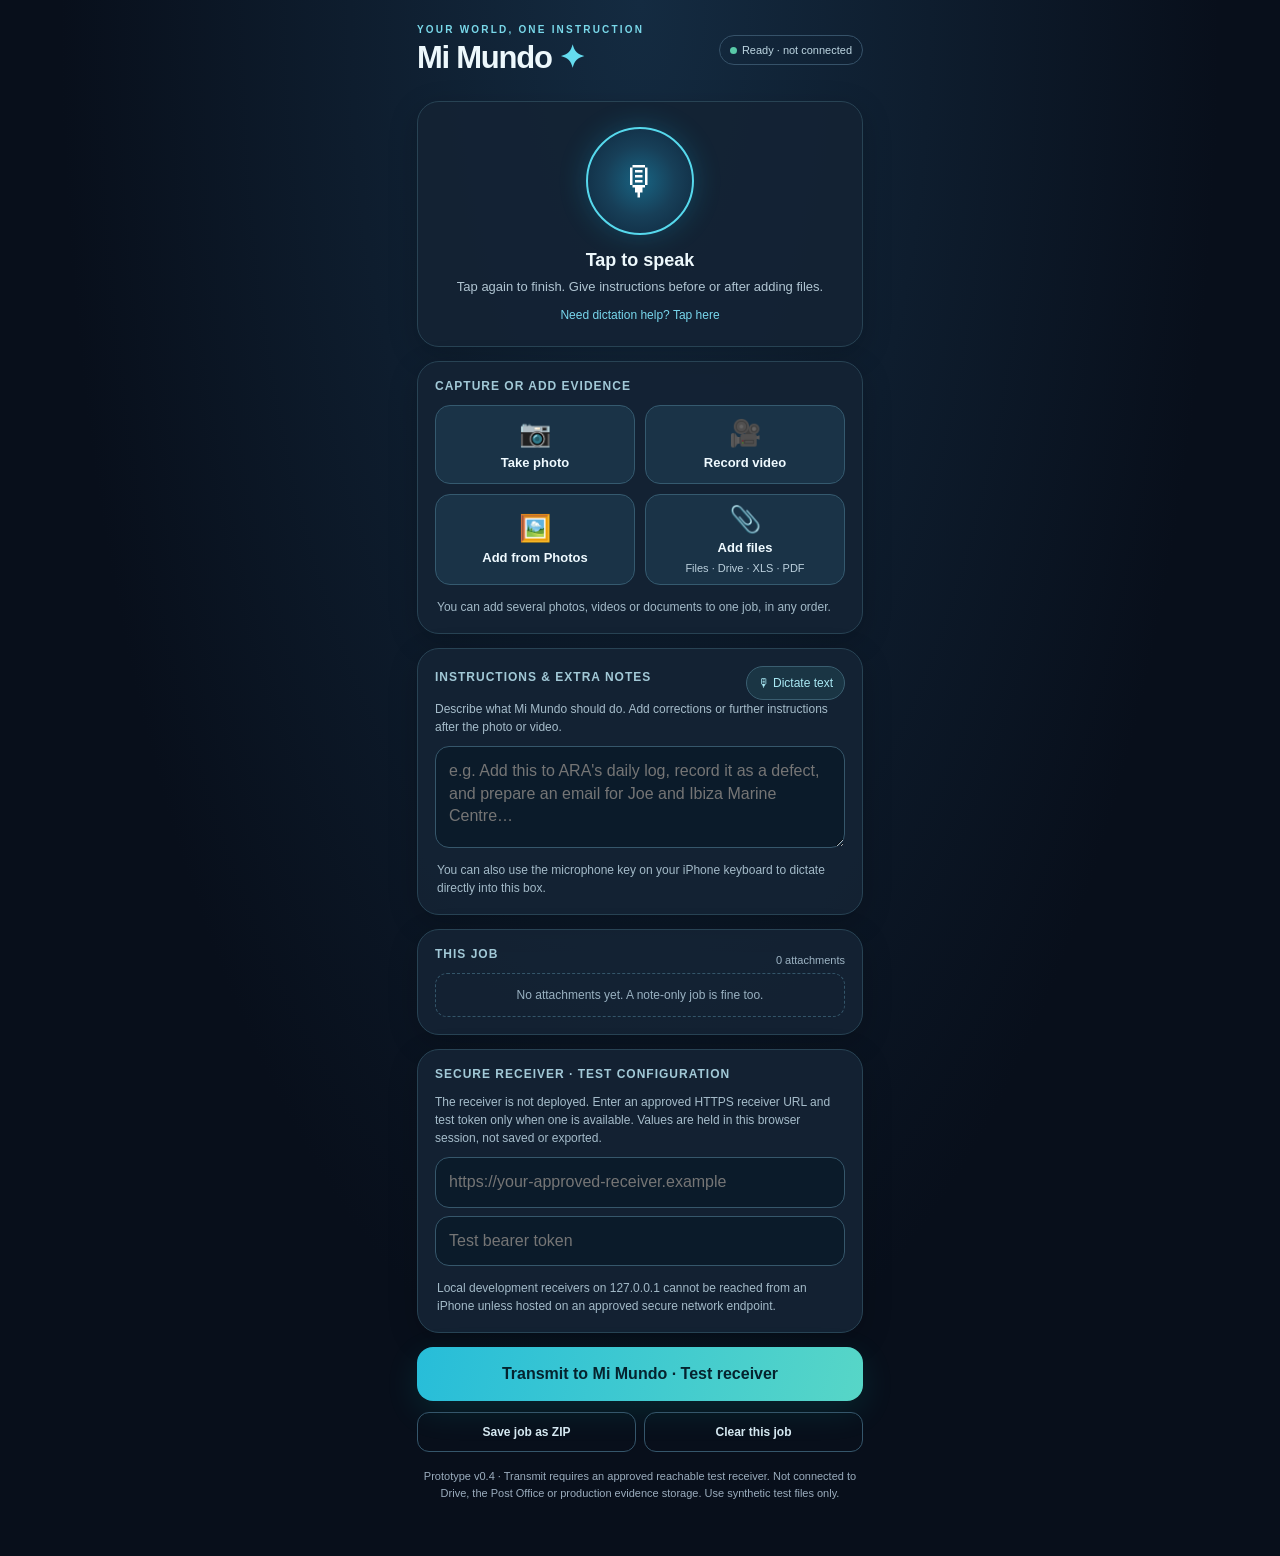
<file: index.html>
<!doctype html>
<html lang="en-GB">
<head>
<meta charset="utf-8" />
<meta name="viewport" content="width=device-width,initial-scale=1,viewport-fit=cover" />
<meta name="theme-color" content="#080f1b" />
<meta name="apple-mobile-web-app-capable" content="yes" />
<meta name="apple-mobile-web-app-status-bar-style" content="black-translucent" />
<meta http-equiv="Content-Security-Policy" content="default-src 'none'; script-src 'unsafe-inline'; style-src 'unsafe-inline'; img-src blob: data:; media-src blob:; connect-src 'self' https: http://127.0.0.1:* http://localhost:*; base-uri 'none'; form-action 'none'" />
<title>Mi Mundo — Capture v0.3</title>
<style>
:root{font-family:-apple-system,BlinkMacSystemFont,"Segoe UI",sans-serif;color-scheme:dark;background:#080f1b;color:#edf8fc;--muted:#a4b8c8;--border:#284354;--cyan:#57d4e7;--pane:#142334ee}
*{box-sizing:border-box}html{-webkit-text-size-adjust:100%}body{margin:0;background:radial-gradient(ellipse at top,#142b41 0,#080f1b 64%);min-height:100svh}button,textarea{font:inherit}button{cursor:pointer;-webkit-tap-highlight-color:transparent}button:disabled{opacity:.45;cursor:not-allowed}button:active:not(:disabled){transform:scale(.985)}
.wrap{max-width:480px;margin:auto;padding:calc(env(safe-area-inset-top) + 18px) 17px calc(env(safe-area-inset-bottom) + 38px)}header{display:flex;gap:10px;justify-content:space-between;align-items:center;padding:6px 0 25px}.brand{font-size:10px;color:#79d8e9;letter-spacing:2.2px;font-weight:800;text-transform:uppercase;margin-bottom:4px}h1{font-size:31px;margin:0;letter-spacing:-1.25px}.spark{color:#65dcef}.status{border:1px solid #365269;border-radius:99px;color:#bdd6e2;padding:8px 10px;white-space:nowrap;font-size:11px}.status-dot{display:inline-block;width:7px;height:7px;background:#59c9a8;border-radius:100%;margin-right:5px}
.card{background:var(--pane);border:1px solid var(--border);border-radius:22px;padding:17px;margin:0 0 14px;box-shadow:0 8px 30px #0003}h2{margin:0 0 12px;font-size:12px;letter-spacing:1px;font-weight:700;color:#a2c9d7;text-transform:uppercase}.speak{text-align:center;padding:25px 18px 23px}.mic{display:grid;place-items:center;width:108px;height:108px;border-radius:50%;border:2px solid #56d9ed;background:radial-gradient(circle,#186483 0%,#173f58 48%,#0e253b 100%);box-shadow:0 0 28px #19c9fb37;margin:0 auto 15px;font-size:40px;color:#fff}.mic.on{background:#652b42;border-color:#ff8e9c;box-shadow:0 0 32px #fe537a66;animation:pulse 2s infinite}@keyframes pulse{50%{box-shadow:0 0 18px #f8517755}}.speak-title{font-size:18px;font-weight:750}.speak-sub{font-size:13px;color:#b0c5d2;margin:7px 0 0;line-height:1.45}.toggle{background:transparent;border:0;color:#78d7ed;font-size:12px;padding:11px 10px 0}
.actions{display:grid;grid-template-columns:repeat(2,minmax(0,1fr));gap:10px}.action{border:1px solid #355a6f;background:#1a3347;color:#effaff;border-radius:15px;min-height:79px;padding:10px 7px;display:flex;align-items:center;justify-content:center;flex-direction:column;gap:7px;font-size:13px;font-weight:700}.action .emoji{font-size:26px;line-height:1.1}.action small{font-size:11px;color:#bbd0dd;font-weight:400}.tip{color:#a3bac8;font-size:12px;line-height:1.5;margin:13px 2px 0}
.textarea{display:block;width:100%;border:1px solid #36576b;border-radius:14px;min-height:102px;background:#0b1b2a;color:#effaff;padding:13px;resize:vertical;font-size:16px;line-height:1.4;outline:none}.textarea:focus{border-color:#66d5ea}.section-help{font-size:12px;color:#a6bdcb;line-height:1.5;margin:0 0 10px}.notes-top{display:flex;align-items:center;justify-content:space-between;gap:7px}.pill{border:1px solid #3a5e70;background:#1a3544;border-radius:99px;color:#a9e9f4;padding:9px 11px;font-size:12px}.pill.on{color:#ffb4bb;border-color:#bd6d79}.attachments{display:grid;gap:9px}.attach{display:flex;align-items:center;gap:11px;background:#0b1b2a;border:1px solid #2b485b;border-radius:13px;padding:9px;min-width:0}.thumb{width:55px;height:54px;object-fit:cover;border-radius:8px;flex:none;background:#1b3647}.fileicon{width:55px;height:54px;display:grid;place-items:center;font-size:25px;border-radius:8px;background:#1a3e53;flex:none}.attach-body{min-width:0;flex:1}.attach-name{font-size:12px;font-weight:700;overflow:hidden;text-overflow:ellipsis;white-space:nowrap}.attach-meta{font-size:11px;color:#b0c0ca;margin-top:3px;overflow:hidden;text-overflow:ellipsis;white-space:nowrap}.attach-actions{display:flex;gap:4px;align-items:center}.smallbtn{border:1px solid #456072;background:#183347;color:#e2faff;border-radius:8px;padding:8px 9px;font-size:12px}.smallbtn{text-decoration:none}.smallbtn.remove{color:#ffbdc7}.empty{padding:14px 11px;border:1px dashed #335569;border-radius:12px;text-align:center;font-size:12px;color:#99b1c1}.jobhead{display:flex;justify-content:space-between;align-items:center;gap:12px}.count{font-size:11px;color:#9db4c4}.transmit{background:linear-gradient(105deg,#27bdd9,#57d6c7);color:#05232e;border:0;width:100%;border-radius:16px;padding:18px 12px;font-size:16px;font-weight:850;box-shadow:0 10px 34px #0be1d41c}.bottomrow{display:flex;gap:8px;margin-top:11px}.secondary{background:transparent;border:1px solid #35566b;border-radius:12px;color:#d5e8f1;padding:12px;flex:1;font-size:12px;font-weight:650}.notice{border:1px solid #3d7181;background:#0e2d40;padding:13px;border-radius:13px;font-size:12px;line-height:1.5;margin:12px 0}.notice.warn{border-color:#936843;background:#362b20;color:#f9e6c9}.foot{margin:16px 5px;font-size:11px;line-height:1.55;text-align:center;color:#9badbe}.hidden{display:none!important}.sr{position:absolute!important;width:1px!important;height:1px!important;padding:0!important;margin:-1px!important;overflow:hidden!important;clip:rect(0,0,0,0)!important;white-space:nowrap!important;border:0!important}
.modal{position:fixed;inset:0;display:grid;place-items:center;background:#000b;z-index:20;padding:17px}.modalcontent{background:#132334;border:1px solid #4a6679;border-radius:23px;padding:22px;width:min(100%,450px);box-shadow:0 15px 50px #0009}.modalcontent h3{margin:0 0 10px;font-size:20px}.modalcontent p{font-size:14px;color:#c2d3dc;line-height:1.5}.modalcontent .buttons{display:flex;gap:9px;margin-top:18px}.modalcontent button{font-size:13px;border-radius:12px;padding:13px;flex:1;border:1px solid #436679;background:#244053;color:#fff}.modalcontent .primary{background:#37c5d3;color:#072732;font-weight:750;border:0}a{color:#84dfef}
@media(max-width:360px){.status{font-size:10px;padding:7px}.wrap{padding-left:12px;padding-right:12px}.action{font-size:12px}}
@media(prefers-reduced-motion:reduce){.mic.on{animation:none}}
</style>
</head><body>
<main class="wrap">
<header><div><div class="brand">YOUR WORLD, ONE INSTRUCTION</div><h1>Mi Mundo <span class="spark">✦</span></h1></div><span class="status"><span class="status-dot"></span><span id="runtime">Starting…</span></span></header>
<section class="card speak" aria-labelledby="speakTitle">
 <button id="talk" class="mic" aria-label="Start speaking">🎙</button>
 <div class="speak-title" id="speakTitle">Tap to speak</div>
 <p class="speak-sub" id="speakHint">Tap again to finish. Give instructions before or after adding files.</p>
 <button id="dictateTip" class="toggle" type="button">Need dictation help? Tap here</button>
</section>
<section class="card" aria-label="Capture and attach evidence">
 <h2>Capture or add evidence</h2>
 <div class="actions">
  <button class="action" type="button" id="photo"><span class="emoji">📷</span>Take photo</button>
  <button class="action" type="button" id="video"><span class="emoji">🎥</span>Record video</button>
  <button class="action" type="button" id="photos"><span class="emoji">🖼️</span>Add from Photos</button>
  <button class="action" type="button" id="files"><span class="emoji">📎</span>Add files <small>Files · Drive · XLS · PDF</small></button>
 </div>
 <p class="tip">You can add several photos, videos or documents to one job, in any order.</p>
</section>
<section class="card" aria-labelledby="notesTitle">
 <div class="notes-top"><h2 id="notesTitle">Instructions & extra notes</h2><button class="pill" type="button" id="dictateNotes">🎙 Dictate text</button></div>
 <p class="section-help">Describe what Mi Mundo should do. Add corrections or further instructions after the photo or video.</p>
 <textarea id="instructions" class="textarea" placeholder="e.g. Add this to ARA's daily log, record it as a defect, and prepare an email for Joe and Ibiza Marine Centre…" autocomplete="off" spellcheck="true"></textarea>
 <p class="tip">You can also use the microphone key on your iPhone keyboard to dictate directly into this box.</p>
</section>
<section class="card" aria-labelledby="jobTitle">
 <div class="jobhead"><h2 id="jobTitle">This job</h2><span id="count" class="count">0 attachments</span></div>
 <div id="attachments" class="attachments"><div class="empty">No attachments yet. A note-only job is fine too.</div></div>
</section>
<section class="card" aria-label="Receiver configuration"><h2>Secure receiver · test configuration</h2><p class="section-help">The receiver is not deployed. Enter an approved HTTPS receiver URL and test token only when one is available. Values are held in this browser session, not saved or exported.</p><input id="endpoint" class="textarea" style="min-height:48px" placeholder="https://your-approved-receiver.example" autocomplete="off" spellcheck="false" aria-label="Receiver base URL"><input id="token" class="textarea" style="min-height:48px;margin-top:8px" type="password" placeholder="Test bearer token" autocomplete="off" aria-label="Receiver test token"><p class="tip">Local development receivers on 127.0.0.1 cannot be reached from an iPhone unless hosted on an approved secure network endpoint.</p></section><button id="transmit" class="transmit" type="button">Transmit to Mi Mundo · Test receiver</button>
<div class="bottomrow"><button type="button" class="secondary" id="export">Save job as ZIP</button><button type="button" class="secondary" id="clear">Clear this job</button></div>
<div id="notice" class="notice hidden" role="status" aria-live="polite"></div>
<div class="foot">Prototype v0.4 · Transmit requires an approved reachable test receiver. Not connected to Drive, the Post Office or production evidence storage. Use synthetic test files only.</div>
</main>
<input class="sr" id="cameraPhoto" type="file" accept="image/*" capture="environment" aria-label="Take a photo" />
<input class="sr" id="cameraVideo" type="file" accept="video/*" capture="environment" aria-label="Record a video" />
<input class="sr" id="libraryPhotos" type="file" accept="image/*,video/*" multiple aria-label="Choose photos or videos" />
<input class="sr" id="libraryFiles" type="file" multiple aria-label="Choose documents or files" />
<div id="modal" class="modal hidden" role="dialog" aria-modal="true" aria-labelledby="modalTitle">
 <div class="modalcontent"><h3 id="modalTitle">Job prepared</h3><p id="modalText"></p><div class="buttons"><button id="modalDismiss" type="button">Close</button><button class="primary" id="modalExport" type="button">Save job ZIP</button></div></div>
</div>
<noscript><div class="notice warn">JavaScript is blocked in this viewer. Open the hosted Mi Mundo link in Safari. Capture controls cannot run here.</div></noscript>
<script>
(()=>{'use strict';
const $=(id)=>document.getElementById(id), state={attachments:[],recorder:null,stream:null,parts:[],recognition:null,active:null,baseText:'',priorText:'',sequence:0,starting:false,finishing:null,busy:false,jobId:crypto.randomUUID(),createdAt:new Date().toISOString()};
const docText=$('instructions');
function notify(message,type='ok'){$('notice').textContent=message;$('notice').className='notice'+(type==='warn'?' warn':'');if(type==='warn')$('notice').scrollIntoView({block:'nearest',behavior:'smooth'});}
function mb(bytes){return bytes>=1048576?(bytes/1048576).toFixed(1)+' MB':Math.max(1,Math.ceil(bytes/1024))+' KB'}
function stamp(){return new Date().toISOString().replace(/[:.]/g,'-')}
function makeName(prefix,ext){return prefix+'-'+stamp()+'.'+ext}
function addFiles(files,source='picked'){let count=0;for(const file of files){if(!file)continue;let url=URL.createObjectURL(file);state.attachments.push({file,url,source,addedAt:new Date().toISOString(),id:++state.sequence});count++;}render();if(count)notify(count+' item'+(count>1?'s':'')+' added to this job. Nothing has been sent.');}
function render(){const box=$('attachments');box.textContent='';$('count').textContent=state.attachments.length+' attachment'+(state.attachments.length===1?'':'s');if(!state.attachments.length){let empty=document.createElement('div');empty.className='empty';empty.textContent='No attachments yet. A note-only job is fine too.';box.append(empty);return;}
 for(const a of state.attachments){const row=document.createElement('div');row.className='attach';const type=a.file.type||'';let thumb;if(type.startsWith('image/')){thumb=document.createElement('img');thumb.src=a.url;thumb.className='thumb';thumb.alt='Image preview';}else{thumb=document.createElement('div');thumb.className='fileicon';thumb.textContent=type.startsWith('video/')?'🎬':type.startsWith('audio/')?'🎤':'📄';}
 let body=document.createElement('div');body.className='attach-body';let title=document.createElement('div');title.className='attach-name';title.textContent=a.file.name||'Attachment';let sub=document.createElement('div');sub.className='attach-meta';sub.textContent=mb(a.file.size)+' · '+a.source;body.append(title,sub);
 let acts=document.createElement('div');acts.className='attach-actions';let view=document.createElement('a');view.href=a.url;view.target='_blank';view.rel='noopener noreferrer';view.className='smallbtn';view.textContent='View';view.setAttribute('aria-label','View '+(a.file.name||'attachment'));let remove=document.createElement('button');remove.type='button';remove.className='smallbtn remove';remove.textContent='×';remove.setAttribute('aria-label','Remove '+(a.file.name||'attachment'));remove.onclick=()=>{URL.revokeObjectURL(a.url);state.attachments=state.attachments.filter(x=>x.id!==a.id);render();};acts.append(view,remove);row.append(thumb,body,acts);box.append(row);}
}
function openPicker(id){$(id).click();}
$('photo').addEventListener('click',()=>openPicker('cameraPhoto'));
$('video').addEventListener('click',()=>openPicker('cameraVideo'));
$('photos').addEventListener('click',()=>openPicker('libraryPhotos'));
$('files').addEventListener('click',()=>openPicker('libraryFiles'));
for(const [id,src] of [['cameraPhoto','camera'],['cameraVideo','camera'],['libraryPhotos','photos'],['libraryFiles','files']]){$(id).addEventListener('change',(e)=>{addFiles([...e.target.files],src);e.target.value='';});}
function updateVoiceUi(){let on=!!state.active;$('talk').classList.toggle('on',on);$('dictateNotes').classList.toggle('on',on);$('talk').textContent=on?'■':'🎙';$('talk').setAttribute('aria-label',on?'Finish recording':'Start speaking');$('speakTitle').textContent=on?'Listening — tap to finish':'Tap to speak';$('speakHint').textContent=on?'Talk normally. Tap the large button again to finish.':'Tap again to finish. Give instructions before or after adding files.';}
function lock(on){state.busy=on;for(const id of ['talk','dictateNotes','transmit','export','modalExport','clear','photo','video','photos','files'])$(id).disabled=on;for(const el of document.querySelectorAll('.smallbtn'))el.disabled=on;docText.readOnly=on;}
async function finishVoice(){
 if(state.finishing)return state.finishing;
 if(state.active==='speech'&&state.recognition){
  const sr=state.recognition;
  state.finishing=new Promise(resolve=>{const end=sr.onend;sr.onend=()=>{docText.readOnly=false;if(end)end();resolve();};try{sr.stop();}catch(_){resolve();}});
 }else if(state.recorder&&state.recorder.state!=='inactive'){
  const rec=state.recorder;
  state.finishing=new Promise(resolve=>{rec.addEventListener('stop',resolve,{once:true});rec.stop();});
 }
 if(state.finishing)await state.finishing;
 state.finishing=null;state.active=null;updateVoiceUi();
}
async function startAudioRecording(){if(!navigator.mediaDevices?.getUserMedia||!window.MediaRecorder){notify('This viewer cannot access the microphone. Tap the notes box and use the iPhone keyboard microphone, or open the app over HTTPS in Safari.','warn');docText.focus();return;}
 let stream;try{stream=await navigator.mediaDevices.getUserMedia({audio:true});}catch(e){notify('Microphone unavailable ('+(e.name||'permission issue')+'). You can dictate into the notes box using the iPhone keyboard microphone.','warn');docText.focus();return;}
 let rec;try{let candidates=['audio/mp4','audio/webm;codecs=opus','audio/webm'];let mime=candidates.find(x=>MediaRecorder.isTypeSupported?.(x));rec=new MediaRecorder(stream,mime?{mimeType:mime}:undefined);}catch(e){stream.getTracks().forEach(t=>t.stop());notify('Audio recording is not supported here. Use your iPhone keyboard microphone in the notes box.','warn');docText.focus();return;}
 const pieces=[];state.recorder=rec;state.stream=stream;
 rec.addEventListener('dataavailable',e=>{if(e.data?.size)pieces.push(e.data)});
 rec.addEventListener('stop',()=>{stream.getTracks().forEach(t=>t.stop());const type=rec.mimeType||'audio/mp4',ext=type.includes('webm')?'webm':type.includes('ogg')?'ogg':'m4a';const blob=new Blob(pieces,{type});if(blob.size){addFiles([new File([blob],makeName('MiMundo-voice-note',ext),{type})],'spoken audio');notify('Voice recording added. It has NOT been transcribed. Mi Mundo will need a connected transcription service to interpret it.');}else notify('No audio was captured.','warn');if(state.recorder===rec){state.recorder=null;state.stream=null;state.active=null;updateVoiceUi();}});
 rec.addEventListener('error',()=>{stream.getTracks().forEach(t=>t.stop());state.active=null;updateVoiceUi();notify('Audio recording failed. Please try again or use keyboard dictation.','warn');});
 try{rec.start(500);state.active='audio';updateVoiceUi();notify('Recording a voice note. Tap again to finish. Audio is saved with the job but will not be transcribed in this prototype.');}catch(e){stream.getTracks().forEach(t=>t.stop());notify('Unable to start audio recording.','warn');}
}
function startSpeech(){const Constructor=window.SpeechRecognition||window.webkitSpeechRecognition;if(!Constructor)return false;
 const sr=new Constructor();state.recognition=sr;sr.lang='en-GB';sr.continuous=true;sr.interimResults=true;const base=docText.value.trim();docText.readOnly=true;state.baseText=base;state.priorText='';
 sr.onresult=(ev)=>{let final='',temporary='';for(let i=0;i<ev.results.length;i++){let segment=ev.results[i][0]?.transcript||'';if(ev.results[i].isFinal)final+=segment+' ';else temporary+=segment+' ';}state.priorText=final.trim();docText.value=[base,final.trim(),temporary.trim()].filter(Boolean).join('\n');};
 sr.onerror=(e)=>{docText.readOnly=false;state.active=null;updateVoiceUi();notify('Speech recognition stopped: '+e.error+'. If speech does not work, record an audio note or use the keyboard microphone.','warn');};
 sr.onend=()=>{docText.readOnly=false;if(state.active==='speech'){state.active=null;updateVoiceUi();}};
 try{sr.start();state.active='speech';updateVoiceUi();notify('Listening. Your words should appear in Instructions & extra notes.');return true;}catch(e){docText.readOnly=false;state.recognition=null;notify('Live dictation is unavailable in this viewer; trying voice recording instead.','warn');return false;}
}
async function voiceAction(mode){
 if(state.starting||state.busy)return;
 state.starting=true;lock(true);
 try{if(state.active)await finishVoice();else if(mode==='dictation'){
  if(confirm('Browser dictation may use your device provider’s speech service. Audio is not preserved in this mode. Continue with non-sensitive test words?')){if(!startSpeech())await startAudioRecording();}
 }else await startAudioRecording();}
 catch(e){notify('Could not start voice capture: '+e.message,'warn');}
 finally{state.starting=false;lock(false);}
}
$('talk').addEventListener('click',()=>voiceAction('audio'));
$('dictateNotes').addEventListener('click',()=>voiceAction('dictation'));
$('dictateTip').addEventListener('click',()=>{notify('On iPhone: tap the instructions box, then the microphone key on the keyboard to dictate. If you prefer an audio attachment, tap Speak where your browser allows mic access. On a hosted HTTPS page, permissions may work better than inside an app preview.','warn');docText.focus();});
function closeModal(){$('modal').classList.add('hidden');}
$('modalDismiss').onclick=closeModal;
$('modal').addEventListener('click',e=>{if(e.target===$('modal'))closeModal();});
function hasJob(){return !!docText.value.trim()||state.attachments.length>0;}
async function makePackage(){const items=state.attachments.slice(),instructions=docText.value;
 if(!hasJob())throw Error('Add instructions or an attachment first.');
 if(items.length>100||items.reduce((n,a)=>n+a.file.size,0)>90*1024*1024)throw Error('Test receiver limit: at most 100 attachments and 90 MB total.');
 const enc=new TextEncoder(),now=new Date(),day=((now.getFullYear()-1980)<<9)|((now.getMonth()+1)<<5)|now.getDate(),time=(now.getHours()<<11)|(now.getMinutes()<<5)|(now.getSeconds()>>1),files=[];
 const attachments=await Promise.all(items.map(async(a,i)=>({id:a.id,name:a.file.name,archive_path:'evidence/'+String(i+1).padStart(3,'0')+'-'+zipName(a.file.name),bytes:a.file.size,mime:a.file.type,source:a.source,added_at:a.addedAt,captured_at:null,file_last_modified:a.file.lastModified||null,sha256:Array.from(new Uint8Array(await crypto.subtle.digest('SHA-256',await a.file.arrayBuffer())),b=>b.toString(16).padStart(2,'0')).join('')})));
 const manifest={version:'0.3',job_id:state.jobId,job_created_at:state.createdAt,status:'LOCAL_EXPORT_NOT_TRANSMITTED',created_at:now.toISOString(),instructions,attachments};
 files.push({name:'manifest.json',data:enc.encode(JSON.stringify(manifest,null,2))},{name:'instructions.txt',data:enc.encode(instructions||'(No written instructions)')});
 for(let i=0;i<items.length;i++)files.push({name:attachments[i].archive_path,data:new Uint8Array(await items[i].file.arrayBuffer())});
 let offset=0,locals=[],centrals=[];for(const f of files){const name=enc.encode(f.name),size=f.data.byteLength,crc=crc32(f.data);const l=new Uint8Array([80,75,3,4,20,0,0,8,0,0,...uint16(time),...uint16(day),...uint32(crc),...uint32(size),...uint32(size),...uint16(name.length),0,0]);locals.push(l,name,f.data);const c=new Uint8Array([80,75,1,2,20,0,20,0,0,8,0,0,...uint16(time),...uint16(day),...uint32(crc),...uint32(size),...uint32(size),...uint16(name.length),0,0,0,0,0,0,0,0,0,0,0,0,...uint32(offset)]);centrals.push(c,name);offset+=l.byteLength+name.byteLength+size;}
 const cdsize=centrals.reduce((sum,x)=>sum+x.byteLength,0),end=new Uint8Array([80,75,5,6,0,0,0,0,...uint16(files.length),...uint16(files.length),...uint32(cdsize),...uint32(offset),0,0]);return new Blob([...locals,...centrals,end],{type:'application/zip'});
}
function validEndpoint(input){const u=new URL(input);if(u.username||u.password||u.search||u.hash||u.pathname!=='/'&&u.pathname!=='')throw Error('Enter only the receiver base URL (no path or credentials).');const local=['127.0.0.1','localhost'].includes(u.hostname);if(u.protocol!=='https:'&&!(local&&u.protocol==='http:'))throw Error('Receiver must use HTTPS (localhost development excepted).');return u.origin;}
$('transmit').addEventListener('click',async()=>{if(state.busy)return;lock(true);try{
 await finishVoice();const endpoint=validEndpoint($('endpoint').value.trim()),token=$('token').value;
 if(token.length<32)throw Error('A test bearer token of at least 32 characters is required.');
 const blob=await makePackage(),hash=Array.from(new Uint8Array(await crypto.subtle.digest('SHA-256',await blob.arrayBuffer())),b=>b.toString(16).padStart(2,'0')).join('');
 notify('Uploading synthetic test job; waiting for verified receipt…');
 const url=endpoint+'/v1/jobs/'+state.jobId;
 const response=await fetch(url,{method:'PUT',headers:{'Authorization':'Bearer '+token,'Content-Type':'application/zip'},body:blob,cache:'no-store'});
 const receipt=await response.json().catch(()=>({}));
 if(!response.ok)throw Error('Receiver rejected upload (HTTP '+response.status+', '+(receipt.status||'no receipt')+').');
 if(receipt.job_id!==state.jobId||receipt.package_sha256!==hash||receipt.status!=='RECEIVED_TEST_ONLY')throw Error('Receiver receipt is incomplete or checksum differs.');
 const verify=await fetch(url,{method:'GET',headers:{'Authorization':'Bearer '+token},cache:'no-store'});
 const saved=await verify.json().catch(()=>({}));
 if(!verify.ok||saved.package_sha256!==hash||saved.job_id!==state.jobId)throw Error('Independent receiver readback failed. Keep your local files.');
 notify('RECEIVED TEST ONLY · ZIP checksum and receipt readback verified. Job '+state.jobId+'. No Post Office routing or production filing.');
 }catch(e){notify('NOT VERIFIED / NOT SENT: '+e.message+'. Keep or export your local job.','warn');}finally{lock(false);}
});
function uint16(v){return [v&255,(v>>>8)&255]}function uint32(v){return [v&255,(v>>>8)&255,(v>>>16)&255,(v>>>24)&255]};
const crcTable=(()=>{const a=[];for(let n=0;n<256;n++){let c=n;for(let k=0;k<8;k++)c=c&1?0xedb88320^(c>>>1):c>>>1;a[n]=c>>>0;}return a;})();
function crc32(data){let c=0xffffffff;for(let i=0;i<data.length;i++)c=crcTable[(c^data[i])&255]^(c>>>8);return (c^0xffffffff)>>>0;}
function zipName(name){return name.replace(/[\\/\\:*?"<>|\u0000-\u001F]+/g,'_').slice(0,130)||'attachment';}
async function exportZip(){await finishVoice();closeModal();const items=state.attachments.slice(),instructions=docText.value;if(items.reduce((n,a)=>n+a.file.size,0)>250*1024*1024){notify('This test build exports jobs up to 250 MB. Save a smaller job; your current attachments are still here.','warn');return;}if(!hasJob()){notify('Nothing to export yet.','warn');return;}const enc=new TextEncoder(),now=new Date(),day=((now.getFullYear()-1980)<<9)|((now.getMonth()+1)<<5)|now.getDate(),time=(now.getHours()<<11)|(now.getMinutes()<<5)|(now.getSeconds()>>1),files=[];
 const manifest={version:'0.3',job_id:state.jobId,job_created_at:state.createdAt,status:'LOCAL_EXPORT_NOT_TRANSMITTED',created_at:now.toISOString(),instructions,attachments:await Promise.all(items.map(async(a,i)=>({id:a.id,name:a.file.name,archive_path:'evidence/'+String(i+1).padStart(3,'0')+'-'+zipName(a.file.name),bytes:a.file.size,mime:a.file.type,source:a.source,added_at:a.addedAt,captured_at:null,file_last_modified:a.file.lastModified||null,sha256:Array.from(new Uint8Array(await crypto.subtle.digest('SHA-256',await a.file.arrayBuffer())),b=>b.toString(16).padStart(2,'0')).join('')})))};files.push({name:'manifest.json',data:enc.encode(JSON.stringify(manifest,null,2))});files.push({name:'instructions.txt',data:enc.encode(instructions||'(No written instructions)')});
 for(let i=0;i<items.length;i++){const a=items[i],data=new Uint8Array(await a.file.arrayBuffer());files.push({name:'evidence/'+String(i+1).padStart(3,'0')+'-'+zipName(a.file.name),data});}
 let offset=0,locals=[],centrals=[];for(const f of files){const name=enc.encode(f.name),size=f.data.byteLength,crc=crc32(f.data);const l=new Uint8Array([80,75,3,4,20,0,0,8,0,0,...uint16(time),...uint16(day),...uint32(crc),...uint32(size),...uint32(size),...uint16(name.length),0,0]);locals.push(l,name,f.data);const c=new Uint8Array([80,75,1,2,20,0,20,0,0,8,0,0,...uint16(time),...uint16(day),...uint32(crc),...uint32(size),...uint32(size),...uint16(name.length),0,0,0,0,0,0,0,0,0,0,0,0,...uint32(offset)]);centrals.push(c,name);offset+=l.byteLength+name.byteLength+size;}
 const cdsize=centrals.reduce((sum,x)=>sum+x.byteLength,0),end=new Uint8Array([80,75,5,6,0,0,0,0,...uint16(files.length),...uint16(files.length),...uint32(cdsize),...uint32(offset),0,0]);const blob=new Blob([...locals,...centrals,end],{type:'application/zip'}),url=URL.createObjectURL(blob),a=document.createElement('a');a.href=url;a.download=makeName('MiMundo-job','zip');document.body.appendChild(a);a.click();a.remove();setTimeout(()=>URL.revokeObjectURL(url),60000);notify('A local ZIP download was requested. Check your browser downloads/Files to confirm it saved. Nothing has been transmitted.');}
async function guardedExport(){if(state.busy)return;lock(true);try{await exportZip();}catch(e){notify('Could not prepare ZIP: '+e.message,'warn');}finally{lock(false);}}
$('export').onclick=guardedExport;$('modalExport').onclick=guardedExport;
$('clear').onclick=async()=>{if(state.busy)return;lock(true);try{await finishVoice();}finally{lock(false);}if(!hasJob())return;if(!confirm('Delete all unsaved notes and attachments in this job? This cannot be undone.'))return;for(const a of state.attachments)URL.revokeObjectURL(a.url);state.attachments=[];docText.value='';state.jobId=crypto.randomUUID();state.createdAt=new Date().toISOString();render();notify('Current job cleared. No remote systems were changed.');};
window.addEventListener('beforeunload',e=>{if(hasJob()){e.preventDefault();e.returnValue='';}});
document.addEventListener('keydown',e=>{if(e.key==='Escape')closeModal();});
window.addEventListener('pagehide',()=>{if(state.recorder?.state==='recording')state.recorder.stop();state.stream?.getTracks().forEach(t=>t.stop());});
$('runtime').textContent='Ready · not connected';
render();
})();
</script></body></html>
</file>
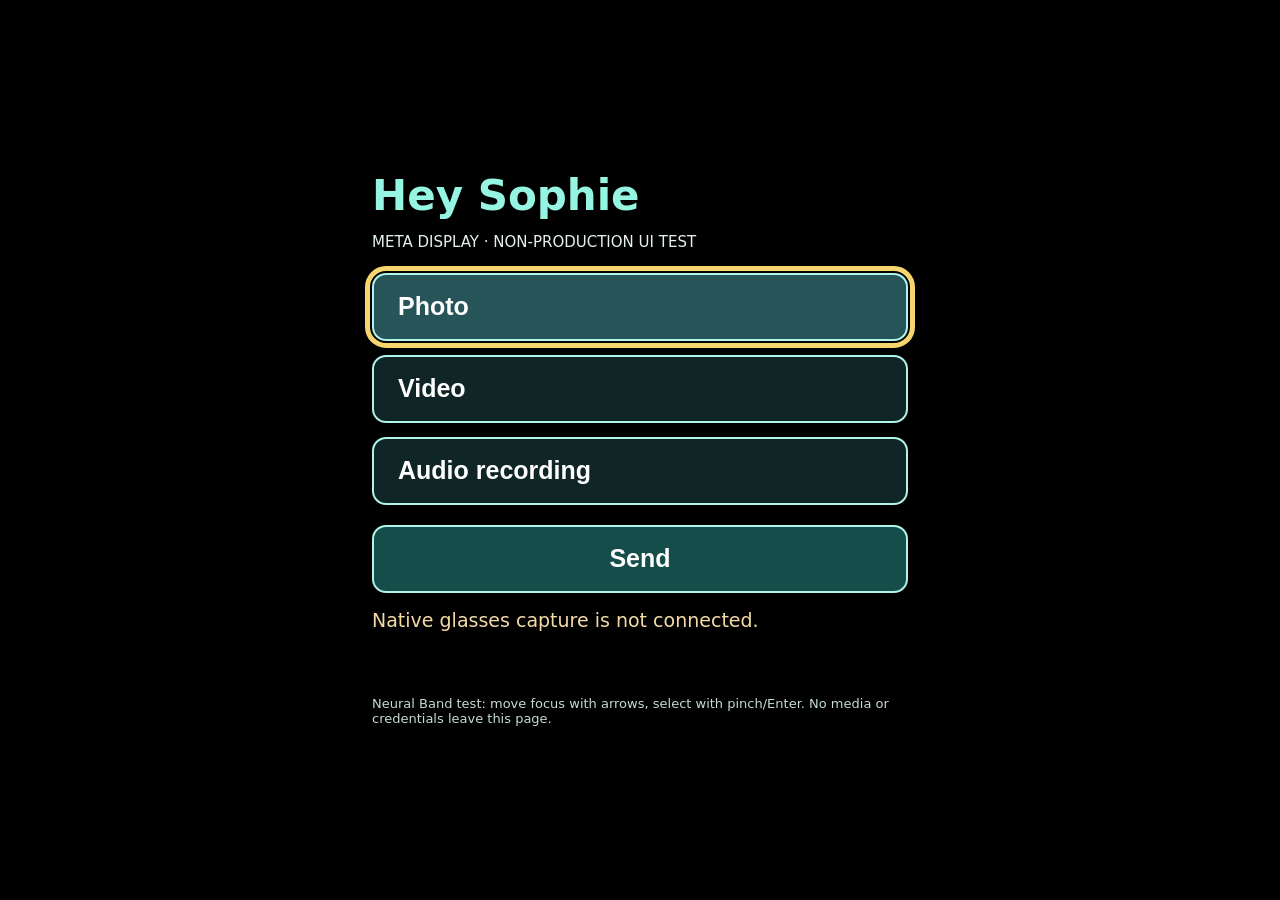
<file: experiments/hs-meta-001/index.html>
<!doctype html>
<html lang="en"><head><meta charset="utf-8"><meta name="viewport" content="width=device-width,initial-scale=1,viewport-fit=cover"><title>Hey Sophie | Meta Display Test</title>
<style>
  :root{color-scheme:dark;font-family:system-ui,-apple-system,sans-serif;background:#000;color:#f5fcff}
  body{margin:0;min-height:100vh;display:grid;place-items:center}
  main{box-sizing:border-box;display:flex;flex-direction:column;gap:14px;width:min(100vw,600px);min-height:min(100vh,600px);padding:38px 32px;background:#000}
  h1{font-size:42px;line-height:1;margin:0;color:#95f4e2;font-weight:700} .sub{font-size:15px;color:#e5eff0;margin:2px 0 8px}
  button{display:block;width:100%;min-height:68px;color:#fff;border:2px solid #b0f4e9;border-radius:14px;background:#102526;font-size:25px;font-weight:650;text-align:left;padding:0 24px;cursor:pointer}
  button:focus-visible{outline:5px solid #f6d46e;outline-offset:2px;background:#265458}
  button[disabled]{opacity:.6;cursor:not-allowed}
  #send{background:#154d4a;text-align:center;margin-top:6px} #status{font-size:19px;line-height:1.4;min-height:75px;color:#f4dba6}
  footer{font-size:13px;color:#c4dad7;margin-top:auto}
  @media(max-height:590px){main{padding:18px 24px;gap:8px}button{min-height:52px}h1{font-size:32px}}
</style></head>
<body><main><h1>Hey Sophie</h1><p class="sub">META DISPLAY · NON-PRODUCTION UI TEST</p>
<button type="button" data-mode="photo">Photo</button>
<button type="button" data-mode="video">Video</button>
<button type="button" data-mode="audio">Audio recording</button>
<button type="button" id="send">Send</button>
<div id="status" role="status" aria-live="polite">Native glasses capture is not connected.</div>
<footer>Neural Band test: move focus with arrows, select with pinch/Enter. No media or credentials leave this page.</footer>
</main><script type="module">
import {CaptureController} from './controller.mjs';
// Intentionally absent: Meta Device Access Toolkit is an iOS/Android SDK, not an ordinary Web App camera bridge.
const status=document.querySelector('#status');
const controller=new CaptureController(null, ({message}) => {status.textContent=message});
for(const button of document.querySelectorAll('[data-mode]')) button.addEventListener('click',()=>controller.choose(button.dataset.mode));
document.querySelector('#send').addEventListener('click',()=>controller.send());
const buttons=Array.from(document.querySelectorAll('button'));
document.addEventListener('keydown',event=>{
  if(!['ArrowUp','ArrowDown'].includes(event.key))return;
  event.preventDefault();
  const current=buttons.indexOf(document.activeElement);
  buttons[(current+(event.key==='ArrowDown'?1:-1)+buttons.length)%buttons.length].focus();
});
buttons[0].focus();
</script></body></html>
</file>
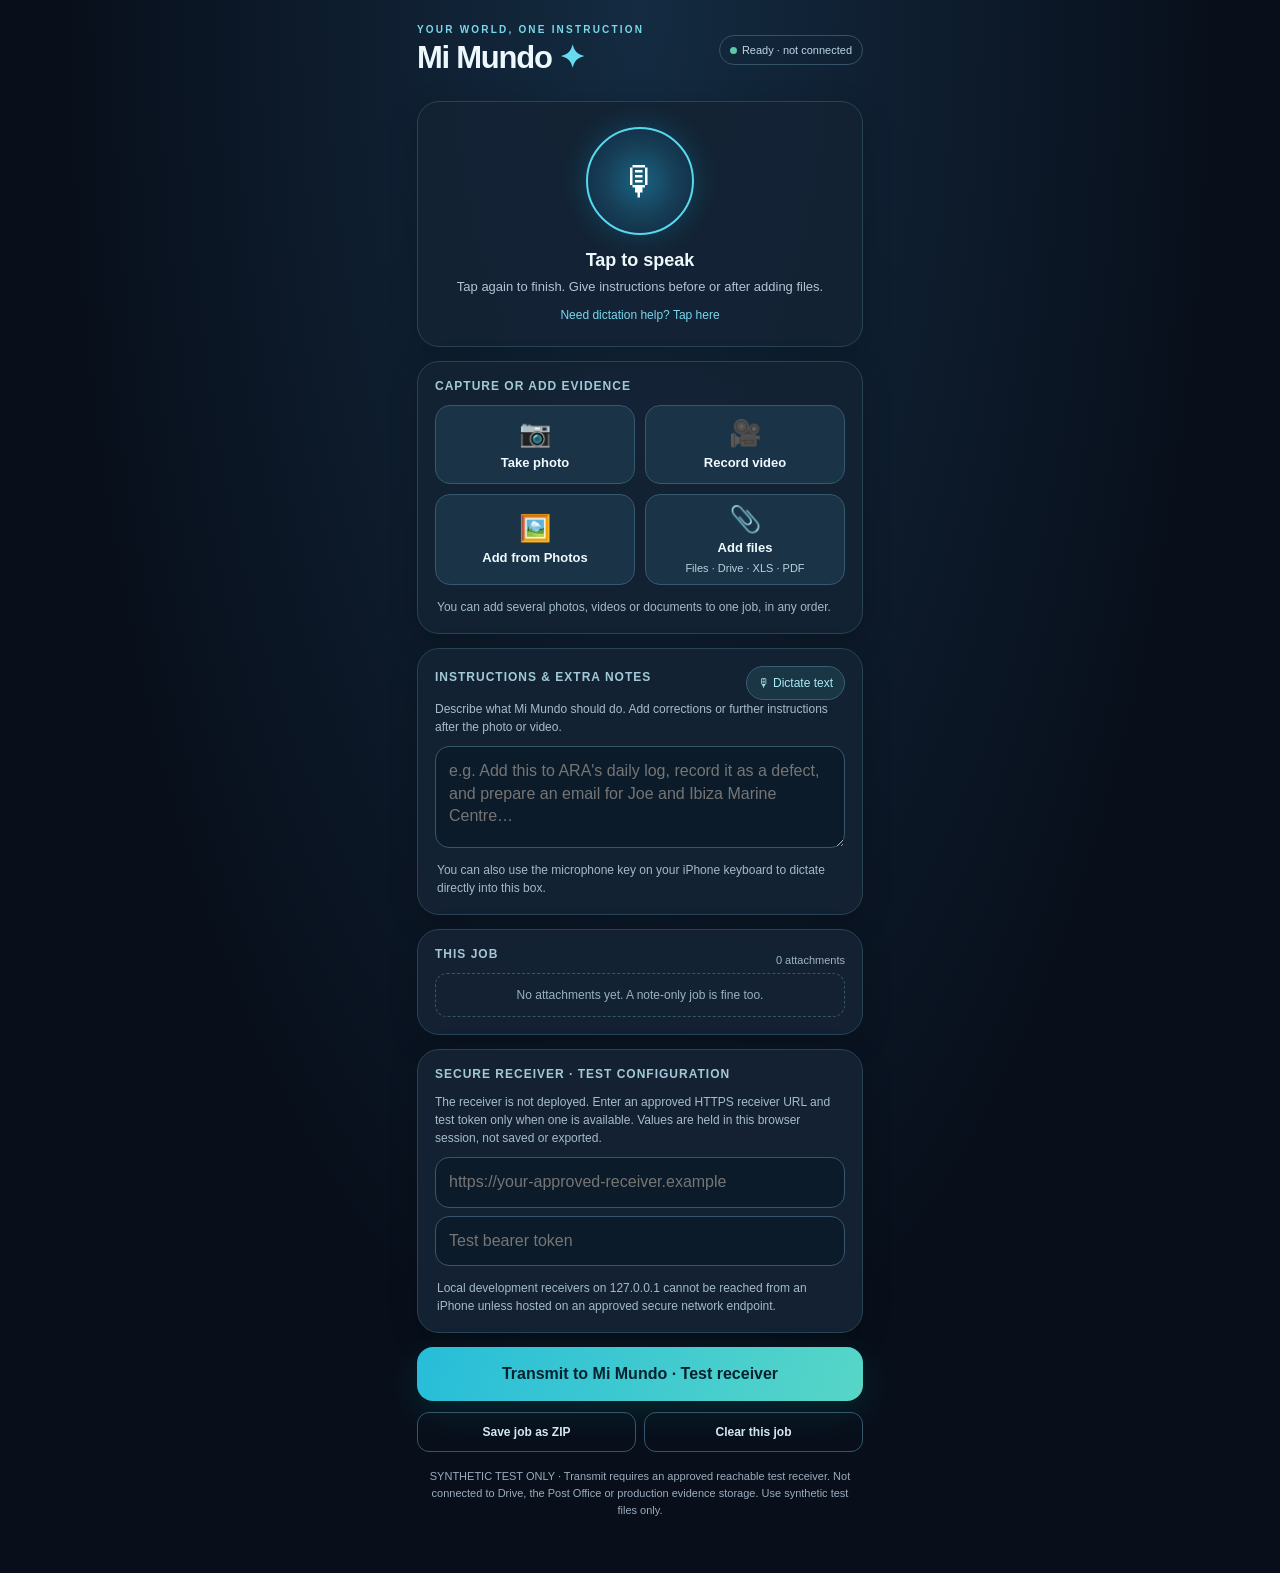
<file: test-send.html>
<!doctype html>
<html lang="en-GB">
<head>
<meta charset="utf-8" />
<meta name="viewport" content="width=device-width,initial-scale=1,viewport-fit=cover" />
<meta name="theme-color" content="#080f1b" />
<meta name="apple-mobile-web-app-capable" content="yes" />
<meta name="apple-mobile-web-app-status-bar-style" content="black-translucent" />
<meta http-equiv="Content-Security-Policy" content="default-src 'none'; script-src 'unsafe-inline'; style-src 'unsafe-inline'; img-src blob: data:; media-src blob:; connect-src 'self' https: http://127.0.0.1:* http://localhost:*; base-uri 'none'; form-action 'none'" />
<title>Mi Mundo — Synthetic Send Test</title>
<style>
:root{font-family:-apple-system,BlinkMacSystemFont,"Segoe UI",sans-serif;color-scheme:dark;background:#080f1b;color:#edf8fc;--muted:#a4b8c8;--border:#284354;--cyan:#57d4e7;--pane:#142334ee}
*{box-sizing:border-box}html{-webkit-text-size-adjust:100%}body{margin:0;background:radial-gradient(ellipse at top,#142b41 0,#080f1b 64%);min-height:100svh}button,textarea{font:inherit}button{cursor:pointer;-webkit-tap-highlight-color:transparent}button:disabled{opacity:.45;cursor:not-allowed}button:active:not(:disabled){transform:scale(.985)}
.wrap{max-width:480px;margin:auto;padding:calc(env(safe-area-inset-top) + 18px) 17px calc(env(safe-area-inset-bottom) + 38px)}header{display:flex;gap:10px;justify-content:space-between;align-items:center;padding:6px 0 25px}.brand{font-size:10px;color:#79d8e9;letter-spacing:2.2px;font-weight:800;text-transform:uppercase;margin-bottom:4px}h1{font-size:31px;margin:0;letter-spacing:-1.25px}.spark{color:#65dcef}.status{border:1px solid #365269;border-radius:99px;color:#bdd6e2;padding:8px 10px;white-space:nowrap;font-size:11px}.status-dot{display:inline-block;width:7px;height:7px;background:#59c9a8;border-radius:100%;margin-right:5px}
.card{background:var(--pane);border:1px solid var(--border);border-radius:22px;padding:17px;margin:0 0 14px;box-shadow:0 8px 30px #0003}h2{margin:0 0 12px;font-size:12px;letter-spacing:1px;font-weight:700;color:#a2c9d7;text-transform:uppercase}.speak{text-align:center;padding:25px 18px 23px}.mic{display:grid;place-items:center;width:108px;height:108px;border-radius:50%;border:2px solid #56d9ed;background:radial-gradient(circle,#186483 0%,#173f58 48%,#0e253b 100%);box-shadow:0 0 28px #19c9fb37;margin:0 auto 15px;font-size:40px;color:#fff}.mic.on{background:#652b42;border-color:#ff8e9c;box-shadow:0 0 32px #fe537a66;animation:pulse 2s infinite}@keyframes pulse{50%{box-shadow:0 0 18px #f8517755}}.speak-title{font-size:18px;font-weight:750}.speak-sub{font-size:13px;color:#b0c5d2;margin:7px 0 0;line-height:1.45}.toggle{background:transparent;border:0;color:#78d7ed;font-size:12px;padding:11px 10px 0}
.actions{display:grid;grid-template-columns:repeat(2,minmax(0,1fr));gap:10px}.action{border:1px solid #355a6f;background:#1a3347;color:#effaff;border-radius:15px;min-height:79px;padding:10px 7px;display:flex;align-items:center;justify-content:center;flex-direction:column;gap:7px;font-size:13px;font-weight:700}.action .emoji{font-size:26px;line-height:1.1}.action small{font-size:11px;color:#bbd0dd;font-weight:400}.tip{color:#a3bac8;font-size:12px;line-height:1.5;margin:13px 2px 0}
.textarea{display:block;width:100%;border:1px solid #36576b;border-radius:14px;min-height:102px;background:#0b1b2a;color:#effaff;padding:13px;resize:vertical;font-size:16px;line-height:1.4;outline:none}.textarea:focus{border-color:#66d5ea}.section-help{font-size:12px;color:#a6bdcb;line-height:1.5;margin:0 0 10px}.notes-top{display:flex;align-items:center;justify-content:space-between;gap:7px}.pill{border:1px solid #3a5e70;background:#1a3544;border-radius:99px;color:#a9e9f4;padding:9px 11px;font-size:12px}.pill.on{color:#ffb4bb;border-color:#bd6d79}.attachments{display:grid;gap:9px}.attach{display:flex;align-items:center;gap:11px;background:#0b1b2a;border:1px solid #2b485b;border-radius:13px;padding:9px;min-width:0}.thumb{width:55px;height:54px;object-fit:cover;border-radius:8px;flex:none;background:#1b3647}.fileicon{width:55px;height:54px;display:grid;place-items:center;font-size:25px;border-radius:8px;background:#1a3e53;flex:none}.attach-body{min-width:0;flex:1}.attach-name{font-size:12px;font-weight:700;overflow:hidden;text-overflow:ellipsis;white-space:nowrap}.attach-meta{font-size:11px;color:#b0c0ca;margin-top:3px;overflow:hidden;text-overflow:ellipsis;white-space:nowrap}.attach-actions{display:flex;gap:4px;align-items:center}.smallbtn{border:1px solid #456072;background:#183347;color:#e2faff;border-radius:8px;padding:8px 9px;font-size:12px}.smallbtn{text-decoration:none}.smallbtn.remove{color:#ffbdc7}.empty{padding:14px 11px;border:1px dashed #335569;border-radius:12px;text-align:center;font-size:12px;color:#99b1c1}.jobhead{display:flex;justify-content:space-between;align-items:center;gap:12px}.count{font-size:11px;color:#9db4c4}.transmit{background:linear-gradient(105deg,#27bdd9,#57d6c7);color:#05232e;border:0;width:100%;border-radius:16px;padding:18px 12px;font-size:16px;font-weight:850;box-shadow:0 10px 34px #0be1d41c}.bottomrow{display:flex;gap:8px;margin-top:11px}.secondary{background:transparent;border:1px solid #35566b;border-radius:12px;color:#d5e8f1;padding:12px;flex:1;font-size:12px;font-weight:650}.notice{border:1px solid #3d7181;background:#0e2d40;padding:13px;border-radius:13px;font-size:12px;line-height:1.5;margin:12px 0}.notice.warn{border-color:#936843;background:#362b20;color:#f9e6c9}.foot{margin:16px 5px;font-size:11px;line-height:1.55;text-align:center;color:#9badbe}.hidden{display:none!important}.sr{position:absolute!important;width:1px!important;height:1px!important;padding:0!important;margin:-1px!important;overflow:hidden!important;clip:rect(0,0,0,0)!important;white-space:nowrap!important;border:0!important}
.modal{position:fixed;inset:0;display:grid;place-items:center;background:#000b;z-index:20;padding:17px}.modalcontent{background:#132334;border:1px solid #4a6679;border-radius:23px;padding:22px;width:min(100%,450px);box-shadow:0 15px 50px #0009}.modalcontent h3{margin:0 0 10px;font-size:20px}.modalcontent p{font-size:14px;color:#c2d3dc;line-height:1.5}.modalcontent .buttons{display:flex;gap:9px;margin-top:18px}.modalcontent button{font-size:13px;border-radius:12px;padding:13px;flex:1;border:1px solid #436679;background:#244053;color:#fff}.modalcontent .primary{background:#37c5d3;color:#072732;font-weight:750;border:0}a{color:#84dfef}
@media(max-width:360px){.status{font-size:10px;padding:7px}.wrap{padding-left:12px;padding-right:12px}.action{font-size:12px}}
@media(prefers-reduced-motion:reduce){.mic.on{animation:none}}
</style>
</head><body>
<main class="wrap">
<header><div><div class="brand">YOUR WORLD, ONE INSTRUCTION</div><h1>Mi Mundo <span class="spark">✦</span></h1></div><span class="status"><span class="status-dot"></span><span id="runtime">Starting…</span></span></header>
<section class="card speak" aria-labelledby="speakTitle">
 <button id="talk" class="mic" aria-label="Start speaking">🎙</button>
 <div class="speak-title" id="speakTitle">Tap to speak</div>
 <p class="speak-sub" id="speakHint">Tap again to finish. Give instructions before or after adding files.</p>
 <button id="dictateTip" class="toggle" type="button">Need dictation help? Tap here</button>
</section>
<section class="card" aria-label="Capture and attach evidence">
 <h2>Capture or add evidence</h2>
 <div class="actions">
  <button class="action" type="button" id="photo"><span class="emoji">📷</span>Take photo</button>
  <button class="action" type="button" id="video"><span class="emoji">🎥</span>Record video</button>
  <button class="action" type="button" id="photos"><span class="emoji">🖼️</span>Add from Photos</button>
  <button class="action" type="button" id="files"><span class="emoji">📎</span>Add files <small>Files · Drive · XLS · PDF</small></button>
 </div>
 <p class="tip">You can add several photos, videos or documents to one job, in any order.</p>
</section>
<section class="card" aria-labelledby="notesTitle">
 <div class="notes-top"><h2 id="notesTitle">Instructions & extra notes</h2><button class="pill" type="button" id="dictateNotes">🎙 Dictate text</button></div>
 <p class="section-help">Describe what Mi Mundo should do. Add corrections or further instructions after the photo or video.</p>
 <textarea id="instructions" class="textarea" placeholder="e.g. Add this to ARA's daily log, record it as a defect, and prepare an email for Joe and Ibiza Marine Centre…" autocomplete="off" spellcheck="true"></textarea>
 <p class="tip">You can also use the microphone key on your iPhone keyboard to dictate directly into this box.</p>
</section>
<section class="card" aria-labelledby="jobTitle">
 <div class="jobhead"><h2 id="jobTitle">This job</h2><span id="count" class="count">0 attachments</span></div>
 <div id="attachments" class="attachments"><div class="empty">No attachments yet. A note-only job is fine too.</div></div>
</section>
<section class="card" aria-label="Receiver configuration"><h2>Secure receiver · test configuration</h2><p class="section-help">The receiver is not deployed. Enter an approved HTTPS receiver URL and test token only when one is available. Values are held in this browser session, not saved or exported.</p><input id="endpoint" class="textarea" style="min-height:48px" placeholder="https://your-approved-receiver.example" autocomplete="off" spellcheck="false" aria-label="Receiver base URL"><input id="token" class="textarea" style="min-height:48px;margin-top:8px" type="password" placeholder="Test bearer token" autocomplete="off" aria-label="Receiver test token"><p class="tip">Local development receivers on 127.0.0.1 cannot be reached from an iPhone unless hosted on an approved secure network endpoint.</p></section><button id="transmit" class="transmit" type="button">Transmit to Mi Mundo · Test receiver</button>
<div class="bottomrow"><button type="button" class="secondary" id="export">Save job as ZIP</button><button type="button" class="secondary" id="clear">Clear this job</button></div>
<div id="notice" class="notice hidden" role="status" aria-live="polite"></div>
<div class="foot">SYNTHETIC TEST ONLY · Transmit requires an approved reachable test receiver. Not connected to Drive, the Post Office or production evidence storage. Use synthetic test files only.</div>
</main>
<input class="sr" id="cameraPhoto" type="file" accept="image/*" capture="environment" aria-label="Take a photo" />
<input class="sr" id="cameraVideo" type="file" accept="video/*" capture="environment" aria-label="Record a video" />
<input class="sr" id="libraryPhotos" type="file" accept="image/*,video/*" multiple aria-label="Choose photos or videos" />
<input class="sr" id="libraryFiles" type="file" multiple aria-label="Choose documents or files" />
<div id="modal" class="modal hidden" role="dialog" aria-modal="true" aria-labelledby="modalTitle">
 <div class="modalcontent"><h3 id="modalTitle">Job prepared</h3><p id="modalText"></p><div class="buttons"><button id="modalDismiss" type="button">Close</button><button class="primary" id="modalExport" type="button">Save job ZIP</button></div></div>
</div>
<noscript><div class="notice warn">JavaScript is blocked in this viewer. Open the hosted Mi Mundo link in Safari. Capture controls cannot run here.</div></noscript>
<script>
(()=>{'use strict';
const $=(id)=>document.getElementById(id), state={attachments:[],recorder:null,stream:null,parts:[],recognition:null,active:null,baseText:'',priorText:'',sequence:0,starting:false,finishing:null,busy:false,jobId:crypto.randomUUID(),createdAt:new Date().toISOString()};
const docText=$('instructions');
function notify(message,type='ok'){$('notice').textContent=message;$('notice').className='notice'+(type==='warn'?' warn':'');if(type==='warn')$('notice').scrollIntoView({block:'nearest',behavior:'smooth'});}
function mb(bytes){return bytes>=1048576?(bytes/1048576).toFixed(1)+' MB':Math.max(1,Math.ceil(bytes/1024))+' KB'}
function stamp(){return new Date().toISOString().replace(/[:.]/g,'-')}
function makeName(prefix,ext){return prefix+'-'+stamp()+'.'+ext}
function addFiles(files,source='picked'){let count=0;for(const file of files){if(!file)continue;let url=URL.createObjectURL(file);state.attachments.push({file,url,source,addedAt:new Date().toISOString(),id:++state.sequence});count++;}render();if(count)notify(count+' item'+(count>1?'s':'')+' added to this job. Nothing has been sent.');}
function render(){const box=$('attachments');box.textContent='';$('count').textContent=state.attachments.length+' attachment'+(state.attachments.length===1?'':'s');if(!state.attachments.length){let empty=document.createElement('div');empty.className='empty';empty.textContent='No attachments yet. A note-only job is fine too.';box.append(empty);return;}
 for(const a of state.attachments){const row=document.createElement('div');row.className='attach';const type=a.file.type||'';let thumb;if(type.startsWith('image/')){thumb=document.createElement('img');thumb.src=a.url;thumb.className='thumb';thumb.alt='Image preview';}else{thumb=document.createElement('div');thumb.className='fileicon';thumb.textContent=type.startsWith('video/')?'🎬':type.startsWith('audio/')?'🎤':'📄';}
 let body=document.createElement('div');body.className='attach-body';let title=document.createElement('div');title.className='attach-name';title.textContent=a.file.name||'Attachment';let sub=document.createElement('div');sub.className='attach-meta';sub.textContent=mb(a.file.size)+' · '+a.source;body.append(title,sub);
 let acts=document.createElement('div');acts.className='attach-actions';let view=document.createElement('a');view.href=a.url;view.target='_blank';view.rel='noopener noreferrer';view.className='smallbtn';view.textContent='View';view.setAttribute('aria-label','View '+(a.file.name||'attachment'));let remove=document.createElement('button');remove.type='button';remove.className='smallbtn remove';remove.textContent='×';remove.setAttribute('aria-label','Remove '+(a.file.name||'attachment'));remove.onclick=()=>{URL.revokeObjectURL(a.url);state.attachments=state.attachments.filter(x=>x.id!==a.id);render();};acts.append(view,remove);row.append(thumb,body,acts);box.append(row);}
}
function openPicker(id){$(id).click();}
$('photo').addEventListener('click',()=>openPicker('cameraPhoto'));
$('video').addEventListener('click',()=>openPicker('cameraVideo'));
$('photos').addEventListener('click',()=>openPicker('libraryPhotos'));
$('files').addEventListener('click',()=>openPicker('libraryFiles'));
for(const [id,src] of [['cameraPhoto','camera'],['cameraVideo','camera'],['libraryPhotos','photos'],['libraryFiles','files']]){$(id).addEventListener('change',(e)=>{addFiles([...e.target.files],src);e.target.value='';});}
function updateVoiceUi(){let on=!!state.active;$('talk').classList.toggle('on',on);$('dictateNotes').classList.toggle('on',on);$('talk').textContent=on?'■':'🎙';$('talk').setAttribute('aria-label',on?'Finish recording':'Start speaking');$('speakTitle').textContent=on?'Listening — tap to finish':'Tap to speak';$('speakHint').textContent=on?'Talk normally. Tap the large button again to finish.':'Tap again to finish. Give instructions before or after adding files.';}
function lock(on){state.busy=on;for(const id of ['talk','dictateNotes','transmit','export','modalExport','clear','photo','video','photos','files'])$(id).disabled=on;for(const el of document.querySelectorAll('.smallbtn'))el.disabled=on;docText.readOnly=on;}
async function finishVoice(){
 if(state.finishing)return state.finishing;
 if(state.active==='speech'&&state.recognition){
  const sr=state.recognition;
  state.finishing=new Promise(resolve=>{const end=sr.onend;sr.onend=()=>{docText.readOnly=false;if(end)end();resolve();};try{sr.stop();}catch(_){resolve();}});
 }else if(state.recorder&&state.recorder.state!=='inactive'){
  const rec=state.recorder;
  state.finishing=new Promise(resolve=>{rec.addEventListener('stop',resolve,{once:true});rec.stop();});
 }
 if(state.finishing)await state.finishing;
 state.finishing=null;state.active=null;updateVoiceUi();
}
async function startAudioRecording(){if(!navigator.mediaDevices?.getUserMedia||!window.MediaRecorder){notify('This viewer cannot access the microphone. Tap the notes box and use the iPhone keyboard microphone, or open the app over HTTPS in Safari.','warn');docText.focus();return;}
 let stream;try{stream=await navigator.mediaDevices.getUserMedia({audio:true});}catch(e){notify('Microphone unavailable ('+(e.name||'permission issue')+'). You can dictate into the notes box using the iPhone keyboard microphone.','warn');docText.focus();return;}
 let rec;try{let candidates=['audio/mp4','audio/webm;codecs=opus','audio/webm'];let mime=candidates.find(x=>MediaRecorder.isTypeSupported?.(x));rec=new MediaRecorder(stream,mime?{mimeType:mime}:undefined);}catch(e){stream.getTracks().forEach(t=>t.stop());notify('Audio recording is not supported here. Use your iPhone keyboard microphone in the notes box.','warn');docText.focus();return;}
 const pieces=[];state.recorder=rec;state.stream=stream;
 rec.addEventListener('dataavailable',e=>{if(e.data?.size)pieces.push(e.data)});
 rec.addEventListener('stop',()=>{stream.getTracks().forEach(t=>t.stop());const type=rec.mimeType||'audio/mp4',ext=type.includes('webm')?'webm':type.includes('ogg')?'ogg':'m4a';const blob=new Blob(pieces,{type});if(blob.size){addFiles([new File([blob],makeName('MiMundo-voice-note',ext),{type})],'spoken audio');notify('Voice recording added. It has NOT been transcribed. Mi Mundo will need a connected transcription service to interpret it.');}else notify('No audio was captured.','warn');if(state.recorder===rec){state.recorder=null;state.stream=null;state.active=null;updateVoiceUi();}});
 rec.addEventListener('error',()=>{stream.getTracks().forEach(t=>t.stop());state.active=null;updateVoiceUi();notify('Audio recording failed. Please try again or use keyboard dictation.','warn');});
 try{rec.start(500);state.active='audio';updateVoiceUi();notify('Recording a voice note. Tap again to finish. Audio is saved with the job but will not be transcribed in this prototype.');}catch(e){stream.getTracks().forEach(t=>t.stop());notify('Unable to start audio recording.','warn');}
}
function startSpeech(){const Constructor=window.SpeechRecognition||window.webkitSpeechRecognition;if(!Constructor)return false;
 const sr=new Constructor();state.recognition=sr;sr.lang='en-GB';sr.continuous=true;sr.interimResults=true;const base=docText.value.trim();docText.readOnly=true;state.baseText=base;state.priorText='';
 sr.onresult=(ev)=>{let final='',temporary='';for(let i=0;i<ev.results.length;i++){let segment=ev.results[i][0]?.transcript||'';if(ev.results[i].isFinal)final+=segment+' ';else temporary+=segment+' ';}state.priorText=final.trim();docText.value=[base,final.trim(),temporary.trim()].filter(Boolean).join('\n');};
 sr.onerror=(e)=>{docText.readOnly=false;state.active=null;updateVoiceUi();notify('Speech recognition stopped: '+e.error+'. If speech does not work, record an audio note or use the keyboard microphone.','warn');};
 sr.onend=()=>{docText.readOnly=false;if(state.active==='speech'){state.active=null;updateVoiceUi();}};
 try{sr.start();state.active='speech';updateVoiceUi();notify('Listening. Your words should appear in Instructions & extra notes.');return true;}catch(e){docText.readOnly=false;state.recognition=null;notify('Live dictation is unavailable in this viewer; trying voice recording instead.','warn');return false;}
}
async function voiceAction(mode){
 if(state.starting||state.busy)return;
 state.starting=true;lock(true);
 try{if(state.active)await finishVoice();else if(mode==='dictation'){
  if(confirm('Browser dictation may use your device provider’s speech service. Audio is not preserved in this mode. Continue with non-sensitive test words?')){if(!startSpeech())await startAudioRecording();}
 }else await startAudioRecording();}
 catch(e){notify('Could not start voice capture: '+e.message,'warn');}
 finally{state.starting=false;lock(false);}
}
$('talk').addEventListener('click',()=>voiceAction('audio'));
$('dictateNotes').addEventListener('click',()=>voiceAction('dictation'));
$('dictateTip').addEventListener('click',()=>{notify('On iPhone: tap the instructions box, then the microphone key on the keyboard to dictate. If you prefer an audio attachment, tap Speak where your browser allows mic access. On a hosted HTTPS page, permissions may work better than inside an app preview.','warn');docText.focus();});
function closeModal(){$('modal').classList.add('hidden');}
$('modalDismiss').onclick=closeModal;
$('modal').addEventListener('click',e=>{if(e.target===$('modal'))closeModal();});
function hasJob(){return !!docText.value.trim()||state.attachments.length>0;}
async function makePackage(){const items=state.attachments.slice(),instructions=docText.value;
 if(!hasJob())throw Error('Add instructions or an attachment first.');
 if(items.length>100||items.reduce((n,a)=>n+a.file.size,0)>90*1024*1024)throw Error('Test receiver limit: at most 100 attachments and 90 MB total.');
 const enc=new TextEncoder(),now=new Date(),day=((now.getFullYear()-1980)<<9)|((now.getMonth()+1)<<5)|now.getDate(),time=(now.getHours()<<11)|(now.getMinutes()<<5)|(now.getSeconds()>>1),files=[];
 const attachments=await Promise.all(items.map(async(a,i)=>({id:a.id,name:a.file.name,archive_path:'evidence/'+String(i+1).padStart(3,'0')+'-'+zipName(a.file.name),bytes:a.file.size,mime:a.file.type,source:a.source,added_at:a.addedAt,captured_at:null,file_last_modified:a.file.lastModified||null,sha256:Array.from(new Uint8Array(await crypto.subtle.digest('SHA-256',await a.file.arrayBuffer())),b=>b.toString(16).padStart(2,'0')).join('')})));
 const manifest={version:'0.3',job_id:state.jobId,job_created_at:state.createdAt,status:'LOCAL_EXPORT_NOT_TRANSMITTED',created_at:now.toISOString(),instructions,attachments};
 files.push({name:'manifest.json',data:enc.encode(JSON.stringify(manifest,null,2))},{name:'instructions.txt',data:enc.encode(instructions||'(No written instructions)')});
 for(let i=0;i<items.length;i++)files.push({name:attachments[i].archive_path,data:new Uint8Array(await items[i].file.arrayBuffer())});
 let offset=0,locals=[],centrals=[];for(const f of files){const name=enc.encode(f.name),size=f.data.byteLength,crc=crc32(f.data);const l=new Uint8Array([80,75,3,4,20,0,0,8,0,0,...uint16(time),...uint16(day),...uint32(crc),...uint32(size),...uint32(size),...uint16(name.length),0,0]);locals.push(l,name,f.data);const c=new Uint8Array([80,75,1,2,20,0,20,0,0,8,0,0,...uint16(time),...uint16(day),...uint32(crc),...uint32(size),...uint32(size),...uint16(name.length),0,0,0,0,0,0,0,0,0,0,0,0,...uint32(offset)]);centrals.push(c,name);offset+=l.byteLength+name.byteLength+size;}
 const cdsize=centrals.reduce((sum,x)=>sum+x.byteLength,0),end=new Uint8Array([80,75,5,6,0,0,0,0,...uint16(files.length),...uint16(files.length),...uint32(cdsize),...uint32(offset),0,0]);return new Blob([...locals,...centrals,end],{type:'application/zip'});
}
function validEndpoint(input){const u=new URL(input);if(u.username||u.password||u.search||u.hash||u.pathname!=='/'&&u.pathname!=='')throw Error('Enter only the receiver base URL (no path or credentials).');const local=['127.0.0.1','localhost'].includes(u.hostname);if(u.protocol!=='https:'&&!(local&&u.protocol==='http:'))throw Error('Receiver must use HTTPS (localhost development excepted).');return u.origin;}
$('transmit').addEventListener('click',async()=>{if(state.busy)return;lock(true);try{
 await finishVoice();const endpoint=validEndpoint($('endpoint').value.trim()),token=$('token').value;
 if(token.length<32)throw Error('A test bearer token of at least 32 characters is required.');
 const blob=await makePackage(),hash=Array.from(new Uint8Array(await crypto.subtle.digest('SHA-256',await blob.arrayBuffer())),b=>b.toString(16).padStart(2,'0')).join('');
 notify('Uploading synthetic test job; waiting for verified receipt…');
 const url=endpoint+'/v1/jobs/'+state.jobId;
 const response=await fetch(url,{method:'PUT',headers:{'Authorization':'Bearer '+token,'Content-Type':'application/zip'},body:blob,cache:'no-store'});
 const receipt=await response.json().catch(()=>({}));
 if(!response.ok)throw Error('Receiver rejected upload (HTTP '+response.status+', '+(receipt.status||'no receipt')+').');
 if(receipt.job_id!==state.jobId||receipt.package_sha256!==hash||receipt.status!=='RECEIVED_TEST_ONLY')throw Error('Receiver receipt is incomplete or checksum differs.');
 const verify=await fetch(url,{method:'GET',headers:{'Authorization':'Bearer '+token},cache:'no-store'});
 const saved=await verify.json().catch(()=>({}));
 if(!verify.ok||saved.package_sha256!==hash||saved.job_id!==state.jobId)throw Error('Independent receiver readback failed. Keep your local files.');
 notify('RECEIVED TEST ONLY · ZIP checksum and receipt readback verified. Job '+state.jobId+'. No Post Office routing or production filing.');
 }catch(e){notify('NOT VERIFIED / NOT SENT: '+e.message+'. Keep or export your local job.','warn');}finally{lock(false);}
});
function uint16(v){return [v&255,(v>>>8)&255]}function uint32(v){return [v&255,(v>>>8)&255,(v>>>16)&255,(v>>>24)&255]};
const crcTable=(()=>{const a=[];for(let n=0;n<256;n++){let c=n;for(let k=0;k<8;k++)c=c&1?0xedb88320^(c>>>1):c>>>1;a[n]=c>>>0;}return a;})();
function crc32(data){let c=0xffffffff;for(let i=0;i<data.length;i++)c=crcTable[(c^data[i])&255]^(c>>>8);return (c^0xffffffff)>>>0;}
function zipName(name){return name.replace(/[\\/\\:*?"<>|\u0000-\u001F]+/g,'_').slice(0,130)||'attachment';}
async function exportZip(){await finishVoice();closeModal();const items=state.attachments.slice(),instructions=docText.value;if(items.reduce((n,a)=>n+a.file.size,0)>250*1024*1024){notify('This test build exports jobs up to 250 MB. Save a smaller job; your current attachments are still here.','warn');return;}if(!hasJob()){notify('Nothing to export yet.','warn');return;}const enc=new TextEncoder(),now=new Date(),day=((now.getFullYear()-1980)<<9)|((now.getMonth()+1)<<5)|now.getDate(),time=(now.getHours()<<11)|(now.getMinutes()<<5)|(now.getSeconds()>>1),files=[];
 const manifest={version:'0.3',job_id:state.jobId,job_created_at:state.createdAt,status:'LOCAL_EXPORT_NOT_TRANSMITTED',created_at:now.toISOString(),instructions,attachments:await Promise.all(items.map(async(a,i)=>({id:a.id,name:a.file.name,archive_path:'evidence/'+String(i+1).padStart(3,'0')+'-'+zipName(a.file.name),bytes:a.file.size,mime:a.file.type,source:a.source,added_at:a.addedAt,captured_at:null,file_last_modified:a.file.lastModified||null,sha256:Array.from(new Uint8Array(await crypto.subtle.digest('SHA-256',await a.file.arrayBuffer())),b=>b.toString(16).padStart(2,'0')).join('')})))};files.push({name:'manifest.json',data:enc.encode(JSON.stringify(manifest,null,2))});files.push({name:'instructions.txt',data:enc.encode(instructions||'(No written instructions)')});
 for(let i=0;i<items.length;i++){const a=items[i],data=new Uint8Array(await a.file.arrayBuffer());files.push({name:'evidence/'+String(i+1).padStart(3,'0')+'-'+zipName(a.file.name),data});}
 let offset=0,locals=[],centrals=[];for(const f of files){const name=enc.encode(f.name),size=f.data.byteLength,crc=crc32(f.data);const l=new Uint8Array([80,75,3,4,20,0,0,8,0,0,...uint16(time),...uint16(day),...uint32(crc),...uint32(size),...uint32(size),...uint16(name.length),0,0]);locals.push(l,name,f.data);const c=new Uint8Array([80,75,1,2,20,0,20,0,0,8,0,0,...uint16(time),...uint16(day),...uint32(crc),...uint32(size),...uint32(size),...uint16(name.length),0,0,0,0,0,0,0,0,0,0,0,0,...uint32(offset)]);centrals.push(c,name);offset+=l.byteLength+name.byteLength+size;}
 const cdsize=centrals.reduce((sum,x)=>sum+x.byteLength,0),end=new Uint8Array([80,75,5,6,0,0,0,0,...uint16(files.length),...uint16(files.length),...uint32(cdsize),...uint32(offset),0,0]);const blob=new Blob([...locals,...centrals,end],{type:'application/zip'}),url=URL.createObjectURL(blob),a=document.createElement('a');a.href=url;a.download=makeName('MiMundo-job','zip');document.body.appendChild(a);a.click();a.remove();setTimeout(()=>URL.revokeObjectURL(url),60000);notify('A local ZIP download was requested. Check your browser downloads/Files to confirm it saved. Nothing has been transmitted.');}
async function guardedExport(){if(state.busy)return;lock(true);try{await exportZip();}catch(e){notify('Could not prepare ZIP: '+e.message,'warn');}finally{lock(false);}}
$('export').onclick=guardedExport;$('modalExport').onclick=guardedExport;
$('clear').onclick=async()=>{if(state.busy)return;lock(true);try{await finishVoice();}finally{lock(false);}if(!hasJob())return;if(!confirm('Delete all unsaved notes and attachments in this job? This cannot be undone.'))return;for(const a of state.attachments)URL.revokeObjectURL(a.url);state.attachments=[];docText.value='';state.jobId=crypto.randomUUID();state.createdAt=new Date().toISOString();render();notify('Current job cleared. No remote systems were changed.');};
window.addEventListener('beforeunload',e=>{if(hasJob()){e.preventDefault();e.returnValue='';}});
document.addEventListener('keydown',e=>{if(e.key==='Escape')closeModal();});
window.addEventListener('pagehide',()=>{if(state.recorder?.state==='recording')state.recorder.stop();state.stream?.getTracks().forEach(t=>t.stop());});
$('runtime').textContent='Ready · not connected';
render();
})();
</script></body></html>
</file>
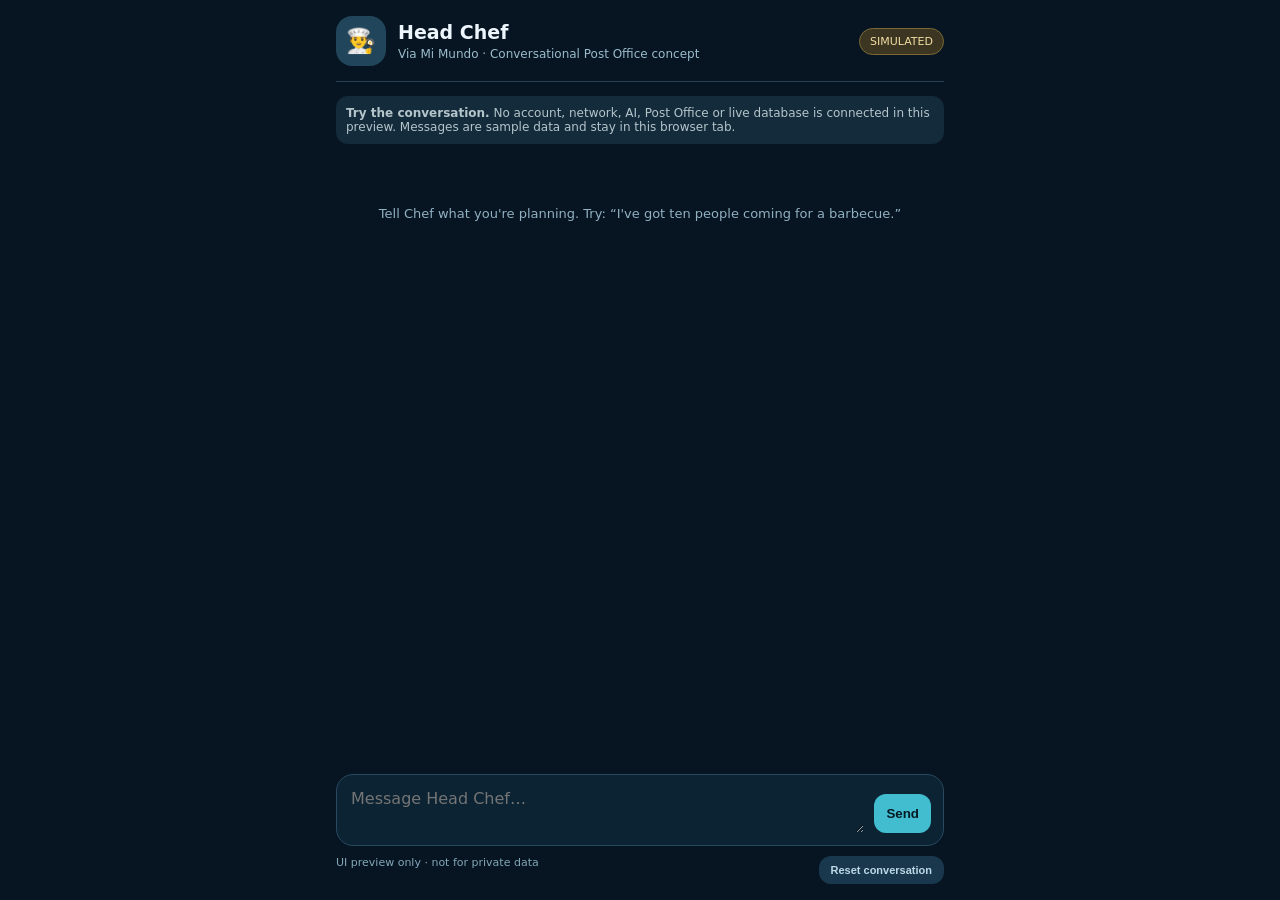
<file: demo/chef-chat-preview.html>
<!doctype html><html lang="en"><head><meta charset="utf-8"><meta name="viewport" content="width=device-width,initial-scale=1"><title>Mi Mundo — Chef Chat Preview</title><style>:root{color-scheme:dark;font-family:-apple-system,BlinkMacSystemFont,system-ui,sans-serif}*{box-sizing:border-box}body{margin:0;background:#071522;color:#edf6fc}.app{max-width:640px;min-height:100dvh;margin:auto;display:flex;flex-direction:column;padding:16px}.bar{display:flex;align-items:center;gap:12px;border-bottom:1px solid #274253;padding-bottom:15px}.avatar{width:50px;height:50px;display:grid;place-items:center;background:#21455a;border-radius:16px;font-size:24px}.bar h1{font-size:19px;margin:0}.sub{font-size:12px;color:#9abccb;margin-top:4px}.tag{display:inline-block;border:1px solid #7a6934;background:#3b3522;color:#f1dda1;padding:6px 10px;border-radius:99px;font-size:11px;margin-left:auto}.desc{font-size:12px;color:#b4c5cb;background:#142b3b;border-radius:12px;padding:10px;margin:14px 0}.messages{display:flex;flex-direction:column;gap:12px;flex:1;padding:10px 0 25px;overflow:auto}.bubble{max-width:83%;padding:13px 15px;border-radius:17px;line-height:1.5;white-space:pre-wrap;font-size:14px}.bubble.me{align-self:flex-end;background:#1e6483;border-bottom-right-radius:4px}.bubble.chef{align-self:flex-start;background:#203b4e;border-bottom-left-radius:4px}.meta{font-size:10px;color:#b6d8e3;margin-top:8px}form{display:flex;align-items:end;gap:10px;background:#0b2333;padding:12px;border:1px solid #29495f;border-radius:17px}textarea{flex:1;min-height:46px;max-height:120px;background:transparent;color:white;resize:vertical;border:0;outline:0;font:inherit}button{background:#42bdd0;border:0;border-radius:12px;padding:12px;color:#041a22;font-weight:700;cursor:pointer}button:focus-visible,textarea:focus-visible{outline:2px solid #87eafa;outline-offset:2px}.footer{padding:10px 0 0;display:flex;justify-content:space-between;gap:8px;color:#83a7b8;font-size:11px}.footer button{background:#1a384d;color:#bbd9e6;font-size:11px;padding:8px 12px}.initial{color:#91b0c1;font-size:13px;text-align:center;padding:25px}</style></head><body><main class="app"><div class="bar"><div class="avatar">👨‍🍳</div><div><h1>Head Chef</h1><div class="sub">Via Mi Mundo · Conversational Post Office concept</div></div><span class="tag">SIMULATED</span></div><div class="desc"><strong>Try the conversation.</strong> No account, network, AI, Post Office or live database is connected in this preview. Messages are sample data and stay in this browser tab.</div><div id="messages" class="messages"><p class="initial">Tell Chef what you're planning. Try: “I've got ten people coming for a barbecue.”</p></div><form id="form"><textarea id="message" aria-label="Your message" placeholder="Message Head Chef…"></textarea><button>Send</button></form><div class="footer"><span>UI preview only · not for private data</span><button id="reset" type="button">Reset conversation</button></div></main><script>
const $=id=>document.getElementById(id);let history=[];const region=$('messages');function add(role,body){if(!history.length)region.replaceChildren();history.push({role,body});const node=document.createElement('div');node.className='bubble '+(role==='you'?'me':'chef');node.append(document.createTextNode(body));const meta=document.createElement('div');meta.className='meta';meta.textContent=(role==='you'?'You · preview sent':'Head Chef · simulated reply');node.append(meta);region.append(node);region.scrollTop=region.scrollHeight}function nextReply(){const count=history.filter(m=>m.role==='you').length;if(count===1)return 'Sounds good. Will this be Mediterranean or a traditional barbecue? Any dietary requirements for your ten guests?';if(count===2)return 'Brilliant. I can draft a menu and shopping list for ten. In the future, this would be a tracked task and I would return the verified file here. For now this is only a simulated reply.';return 'Noted. In the finished system I would check your saved preferences and stock, then send an authenticated reply with the result in this same conversation.'} $('form').addEventListener('submit',e=>{e.preventDefault();const text=$('message').value.trim();if(!text)return;add('you',text);$('message').value='';setTimeout(()=>add('chef',nextReply()),350)});$('reset').onclick=()=>{history=[];region.replaceChildren();let p=document.createElement('p');p.className='initial';p.textContent='Tell Chef what you are planning.';region.append(p)};
</script></body></html>
</file>
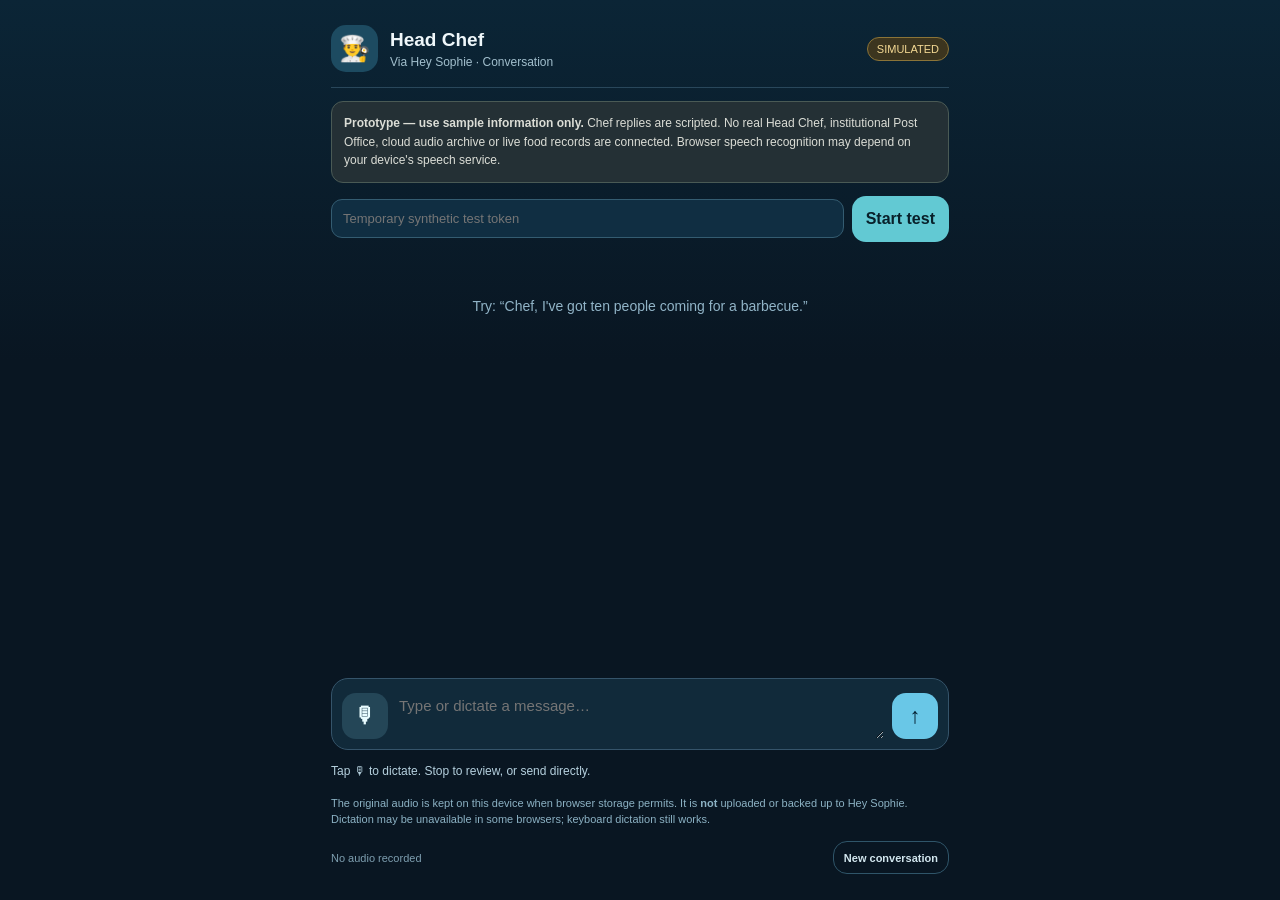
<file: integration/chef_demo.html>
<!doctype html>
<html lang="en-GB">
<head>
<meta charset="utf-8"><meta name="viewport" content="width=device-width, initial-scale=1">
<title>Hey Sophie · Head Chef — Dictation & Messages</title>
<style>
:root {color-scheme:dark;font-family:-apple-system,BlinkMacSystemFont,"Segoe UI",sans-serif;background:#091622;color:#eff7fa}
*{box-sizing:border-box}body{margin:0;background:linear-gradient(#0b2536,#091622 40%)}button,textarea,input{font:inherit}
button{cursor:pointer;color:#08202a;background:#62c9d3;border:0;border-radius:14px;min-height:46px;padding:11px 14px;font-weight:700}
button:disabled{opacity:.45;cursor:not-allowed}button.secondary{background:#183a4e;color:#cbe7f1;border:1px solid #35576a}
button.ghost{background:none;color:#d3e7ef;border:1px solid #2f5569}button:focus-visible,input:focus-visible,textarea:focus-visible{outline:2px solid #e3f57c;outline-offset:3px}
.shell{max-width:650px;min-height:100dvh;margin:auto;padding:18px 16px 26px;display:flex;flex-direction:column;gap:13px}
.top{display:flex;align-items:center;gap:12px;padding:7px 0 15px;border-bottom:1px solid #29475b}.avatar{width:47px;height:47px;display:grid;place-items:center;background:#1d4b61;border-radius:15px;font-size:25px}
h1{font-size:19px;margin:0}.subtitle{font-size:12px;color:#a2bfcd;margin-top:4px}.pill{margin-left:auto;white-space:nowrap;font-size:11px;padding:5px 9px;border-radius:30px;background:#3c351f;border:1px solid #8b7438;color:#f4d994}
.disclaimer{padding:12px;border:1px solid #4a5a55;background:#243035;border-radius:12px;font-size:12px;line-height:1.55;color:#dbddd6}
.setup{display:flex;gap:8px;align-items:center}.setup input{min-width:0;flex:1;padding:11px;border-radius:11px;border:1px solid #345c71;background:#102e42;color:#fff;font-size:13px}.setup[hidden]{display:none}
.messages{flex:1;min-height:220px;display:flex;flex-direction:column;gap:14px;overflow:auto;padding:9px 2px 24px}.empty{font-size:14px;color:#91b4c7;text-align:center;padding:34px 10px}
.bubble{max-width:89%;padding:12px 15px;border-radius:16px;font-size:14px;line-height:1.55;white-space:pre-wrap;overflow-wrap:anywhere}
.bubble.you{background:#205f7b;align-self:flex-end;border-bottom-right-radius:4px}.bubble.chef{background:#1c3548;align-self:flex-start;border-bottom-left-radius:4px}
.bubble .meta{font-size:10px;color:#bfd3de;margin-top:8px;letter-spacing:.2px}
.composer{background:#112a3a;border:1px solid #35546a;border-radius:17px;padding:10px;display:flex;gap:8px;align-items:flex-end}
.composer textarea{flex:1;border:0;background:transparent;color:#fff;min-width:0;min-height:48px;max-height:150px;resize:vertical;padding:8px 3px;font-size:15px;outline:0}
.composer textarea:disabled{opacity:.45}
.icon-button{width:46px;height:46px;min-width:46px;display:grid;place-items:center;font-size:22px;padding:0;align-self:end}
#micBtn{background:#244657;color:#e8fcff}#micBtn[aria-pressed="true"]{background:#aa4455}
#sendBtn{background:#69c7e7;color:#052132}.sr-only{position:absolute;width:1px;height:1px;padding:0;margin:-1px;overflow:hidden;clip:rect(0,0,0,0);border:0}
.recording{padding:11px 10px 12px;border:1px solid #764751;border-radius:14px;background:#33252f;display:flex;flex-direction:column;gap:12px}
.recording[hidden]{display:none}.recording .title{font-size:12px;color:#ffdce0;display:flex;align-items:center;justify-content:space-between;gap:10px}.recording canvas{width:100%;height:62px;background:#241c29;border-radius:9px;display:block}
.record-buttons{display:flex;justify-content:space-between;gap:9px;align-items:center}.record-buttons button{font-size:13px}.record-buttons #recordSend{background:#74c9e6;flex:1}.record-buttons #recordStop{background:#f2c4a7}.record-buttons #recordCancel{background:transparent;border:1px solid #825763;color:#fff}
.status{color:#b5d0de;font-size:12px;min-height:20px;line-height:1.45}.status.warn{color:#f4c8a7}.micro-note{font-size:11px;color:#8cb2c4;line-height:1.45}.foot{display:flex;gap:10px;justify-content:space-between;font-size:11px;color:#7e9fb0;align-items:center}.foot button{font-size:11px;min-height:33px;padding:8px 10px}
@media(max-width:470px){.shell{padding:10px 11px 20px}.top{gap:8px}.pill{font-size:10px}.composer{gap:4px}.icon-button{width:43px;min-width:43px;height:45px}.record-buttons button{padding:10px 11px}}
</style>
</head>
<body><main class="shell">
<header class="top"><div class="avatar" aria-hidden="true">👨‍🍳</div><div><h1>Head Chef</h1><div class="subtitle">Via Hey Sophie · Conversation</div></div><span class="pill" id="modeLabel">SIMULATED</span></header>
<div class="disclaimer"><strong>Prototype — use sample information only.</strong> Chef replies are scripted. No real Head Chef, institutional Post Office, cloud audio archive or live food records are connected. Browser speech recognition may depend on your device's speech service.</div>
<div class="setup" id="setup"><input id="token" type="password" autocomplete="off" placeholder="Temporary synthetic test token" aria-label="Test access token"><button id="connectBtn">Start test</button></div>
<section class="messages" id="messages" aria-label="Chef conversation" aria-live="polite"><div class="empty">Try: “Chef, I've got ten people coming for a barbecue.”</div></section>
<section class="recording" id="recording" hidden aria-label="Dictation recording">
  <div class="title"><span>🔴 Recording… <span id="elapsed">0:00</span></span><span>No text displayed while speaking</span></div>
  <canvas id="waveform" width="600" height="62" aria-label="Audio waveform"></canvas>
  <div class="record-buttons"><button id="recordCancel" type="button">✕ Cancel</button><button id="recordStop" type="button">■ Stop & review</button><button id="recordSend" type="button">↑ Send directly</button></div>
</section>
<div class="composer"><button class="icon-button" id="micBtn" type="button" aria-label="Start dictation" title="Record a message">🎙</button><textarea id="message" maxlength="1000" rows="2" aria-label="Message Head Chef" placeholder="Type or dictate a message…"></textarea><button class="icon-button" id="sendBtn" type="button" aria-label="Send message" title="Send">↑</button></div>
<div class="status" id="status" role="status" aria-live="polite">Tap 🎙 to dictate. Stop to review, or send directly.</div>
<div class="micro-note">The original audio is kept on this device when browser storage permits. It is <strong>not</strong> uploaded or backed up to Hey Sophie. Dictation may be unavailable in some browsers; keyboard dictation still works.</div>
<div class="foot"><span id="storage">No audio recorded</span><button class="ghost" id="reset" type="button">New conversation</button></div>
</main>
<script>
'use strict';
const $=id=>document.getElementById(id);
const preview=location.protocol==='file:'||new URLSearchParams(location.search).get('preview')==='1';
let token='', threadId='', previewMessages=[], speech=null, recorder=null, audioStream=null, context=null, analyser=null, animationFrame=0, timer=0;
let state='idle', recordedChunks=[], liveFinal='', liveInterim='', transcript='', recognitionProblem='', currentAudio=null, savedAudio=false;
let currentDraftId=null, currentDraftText='', recordingStart=0;
const Speech=window.SpeechRecognition||window.webkitSpeechRecognition;
const setStatus=(t,warn=false)=>{ $('status').textContent=t; $('status').classList.toggle('warn',warn); };
const stamp=()=>new Date().toLocaleTimeString('en-GB',{hour:'2-digit',minute:'2-digit'});
function render(messages){const region=$('messages');region.replaceChildren();if(!messages.length){region.innerHTML='<div class="empty">Tell Chef what you are planning.</div>';return}
 for(const m of messages){const bubble=document.createElement('div');bubble.className='bubble '+(m.sender==='USER'?'you':'chef');bubble.append(document.createTextNode(m.body));const meta=document.createElement('div');meta.className='meta';meta.textContent=(m.sender==='USER'?'You · ':'Chef simulator · ')+(m.delivery_state||'preview');bubble.append(meta);region.append(bubble)} region.scrollTop=region.scrollHeight;}
function view(){return {thread_id:threadId,messages:previewMessages}}
async function api(path,method='GET',data){const res=await fetch(path,{method,headers:{Authorization:'Bearer '+token,...(data?{'Content-Type':'application/json'}:{})},body:data?JSON.stringify(data):undefined});if(!res.ok)throw new Error('Service returned '+res.status);return res.json()}
async function startThread(){if(preview){threadId=crypto.randomUUID();previewMessages=[];render([]);return view()}
 const created=await api('/v1/chef-demo/threads','POST');threadId=created.thread_id;render(created.messages);return created;}
async function refresh(){if(!threadId||preview)return;try{const data=await api('/v1/chef-demo/threads/'+threadId);render(data.messages)}catch(e){setStatus('Cannot refresh: '+e.message,true)}}
$('setup').hidden=preview;
if(preview){threadId=crypto.randomUUID(); $('modeLabel').textContent='OFFLINE PREVIEW';}
$('connectBtn').onclick=async()=>{token=$('token').value; try{await startThread();setStatus('Synthetic test thread ready. Nothing routes to the real Post Office.')}catch(e){setStatus(e.message,true)}};
function updateButtons(){const recording=state==='recording'||state==='starting'||state==='stopping';$('recording').hidden=!recording; $('micBtn').setAttribute('aria-pressed',String(recording));$('micBtn').disabled=recording;$('message').disabled=recording; $('sendBtn').disabled=recording; $('recordStop').disabled=state!=='recording';$('recordSend').disabled=state!=='recording';}
function drawWave(){if(state!=='recording')return;const canvas=$('waveform'),ctx=canvas.getContext('2d');if(!ctx)return;
 const values=new Uint8Array(64);if(analyser)analyser.getByteTimeDomainData(values);
 ctx.clearRect(0,0,canvas.width,canvas.height);ctx.fillStyle='#241c29';ctx.fillRect(0,0,canvas.width,canvas.height);
 ctx.lineWidth=2;ctx.strokeStyle='#91dce7';ctx.beginPath();for(let x=0;x<64;x++){const v=analyser?values[x]/255:0.5;const y=(0.5+(v-.5)*.85)*canvas.height;if(x===0)ctx.moveTo(0,y);else ctx.lineTo(x*canvas.width/63,y)}ctx.stroke();
 const elapsed=Math.floor((Date.now()-recordingStart)/1000);$('elapsed').textContent=Math.floor(elapsed/60)+':'+String(elapsed%60).padStart(2,'0');animationFrame=requestAnimationFrame(drawWave);}
function stopMedia(){if(recorder&&recorder.state!=='inactive')recorder.stop();if(audioStream){audioStream.getTracks().forEach(t=>t.stop());audioStream=null}cancelAnimationFrame(animationFrame);if(context){context.close().catch(()=>{});context=null}analyser=null;}
async function archiveAudio(blob){currentAudio=blob;savedAudio=false;const buffer=await blob.arrayBuffer();const hash=Array.from(new Uint8Array(await crypto.subtle.digest('SHA-256',buffer))).map(x=>x.toString(16).padStart(2,'0')).join('');
 if(!('indexedDB' in window))throw new Error('Device IndexedDB unavailable');
 const db=await new Promise((resolve,reject)=>{const request=indexedDB.open('mi-mundo-voice-preview-v1',1);request.onupgradeneeded=()=>request.result.createObjectStore('recordings',{keyPath:'id'});request.onsuccess=()=>resolve(request.result);request.onerror=()=>reject(request.error)});
 try{const id=crypto.randomUUID();await new Promise((resolve,reject)=>{const tx=db.transaction('recordings','readwrite');tx.objectStore('recordings').put({id,created:Date.now(),sha256:hash,mime:blob.type,blob});tx.oncomplete=resolve;tx.onerror=()=>reject(tx.error)});
 savedAudio=true;$('storage').textContent='Audio saved on this device · '+hash.slice(0,12)+'…';}finally{db.close()}
}
async function beginDictation(){if(state!=='idle')return;if(!preview&&!threadId){setStatus('Start the synthetic test first.',true);return}
 if(!navigator.mediaDevices||!navigator.mediaDevices.getUserMedia||!window.MediaRecorder){$('message').focus();setStatus('Recording is unavailable in this browser. Use the keyboard microphone or type.',true);return}
 state='starting';updateButtons();liveFinal='';liveInterim='';transcript='';recordedChunks=[];currentAudio=null;savedAudio=false;recognitionProblem='';$('storage').textContent='Recording not yet saved';
 try{audioStream=await navigator.mediaDevices.getUserMedia({audio:true});recorder=new MediaRecorder(audioStream);recorder.ondataavailable=e=>{if(e.data.size)recordedChunks.push(e.data)};
  context=new (window.AudioContext||window.webkitAudioContext)();const source=context.createMediaStreamSource(audioStream);analyser=context.createAnalyser();analyser.fftSize=128;source.connect(analyser);
  if(Speech){speech=new Speech();speech.lang='en-GB';speech.continuous=true;speech.interimResults=true;
    speech.onresult=e=>{let f='',i='';for(const item of e.results){const chunk=(item[0]?.transcript||'').trim();if(item.isFinal)f+=(f?' ':'')+chunk;else i+=(i?' ':'')+chunk}liveFinal=f;liveInterim=i};
    speech.onerror=e=>{recognitionProblem=e.error||'speech recognition unavailable'};
    try{speech.start()}catch(e){recognitionProblem='recognition could not start'}
  }else recognitionProblem='speech-to-text unavailable';
  recorder.start(250);recordingStart=Date.now();state='recording';updateButtons();drawWave();setStatus('Recording. Stop to review the words, or send directly.');
 }catch(e){stopMedia();state='idle';updateButtons();setStatus('Microphone not available or permission denied. Use keyboard dictation or type.',true)}
}
function stopRecorderAsync(){return new Promise(resolve=>{if(!recorder||recorder.state==='inactive'){resolve();return}recorder.addEventListener('stop',resolve,{once:true});recorder.stop()})}
async function endDictation(action){if(state!=='recording')return;state='stopping';updateButtons();const localRecorder=recorder;
 try{if(speech)try{speech.stop()}catch(e){};
  await stopRecorderAsync();if(audioStream){audioStream.getTracks().forEach(t=>t.stop());audioStream=null}cancelAnimationFrame(animationFrame);
  if(context){await context.close().catch(()=>{});context=null}analyser=null;
  await new Promise(r=>setTimeout(r,220));transcript=liveFinal.trim();
  const blob=new Blob(recordedChunks,{type:localRecorder?.mimeType||'audio/webm'});
  if(action==='cancel'){recordedChunks=[];currentAudio=null;transcript='';$('storage').textContent='Recording discarded';setStatus('Dictation cancelled; this recording was not saved.');return}
  if(blob.size){try{await archiveAudio(blob)}catch(e){$('storage').textContent='Audio in this tab only — not saved durably';}}
  if(!transcript){setStatus('Audio captured, but transcription was unavailable'+(recognitionProblem?' ('+recognitionProblem+')':'')+'. Type the message or use keyboard dictation.',true);return}
  const existing=$('message').value.trim();$('message').value=[existing,transcript].filter(Boolean).join(existing?' ':'');
  if(action==='send'){
    if(!savedAudio&&!preview){setStatus('Audio was not durably saved. Message not sent; review the text and recording.',true);return}
    await sendText();
  }else setStatus('Transcription ready. Review the words and press ↑ to send. '+(savedAudio?'Audio saved locally.':'Audio not durably saved.'),!savedAudio);
 }finally{stopMedia();state='idle';updateButtons()}
}
function simulateReply(){const count=previewMessages.filter(m=>m.sender==='USER').length;return count===1?'Sounds good. Any dietary requirements, and would you like Mediterranean or traditional barbecue food?':count===2?'Mediterranean barbecue noted. I can prepare a menu and shopping list for ten as a tracked task in the finished system. This is only a scripted test.':'Thanks, I have your request in this simulated thread. No actual kitchen records were changed.'}
async function sendText(){if(state==='recording'||state==='starting')return;const text=$('message').value.trim();if(!text){setStatus('Nothing to send yet. Please dictate or type a message.',true);return}
 if(!threadId){setStatus('Connect to the synthetic test first.',true);return}
 if(!currentDraftId||currentDraftText!==text){currentDraftId=crypto.randomUUID();currentDraftText=text}
 $('sendBtn').disabled=true;
 try{if(preview){previewMessages.push({message_id:crypto.randomUUID(),source_id:currentDraftId,body:text,sender:'USER',delivery_state:'OFFLINE_PREVIEW'});render(previewMessages);
  setTimeout(()=>{previewMessages.push({message_id:crypto.randomUUID(),body:simulateReply(),sender:'CHEF_SIMULATOR',delivery_state:'SCRIPTED_REPLY'});render(previewMessages)},500)
 }else{const returned=await api('/v1/chef-demo/threads/'+threadId+'/messages','POST',{source_id:currentDraftId,body:text});render(returned.messages);
  setTimeout(async()=>{try{const response=await api('/v1/chef-demo/threads/'+threadId+'/simulate-response','POST');render(response.messages);setStatus('Scripted Chef reply received — not a Post Office acknowledgement.')}catch(e){setStatus('Reply is not confirmed: '+e.message,true)}},600)}
  $('message').value='';currentDraftId=null;currentDraftText='';setStatus(preview?'Preview message sent, waiting for scripted reply.':'Saved in synthetic test SQL; no real Chef delivery.');
 }catch(e){setStatus('Not sent: '+e.message+'. Your message is still here for retry.',true)}finally{if(state==='idle')$('sendBtn').disabled=false}
}
$('micBtn').onclick=beginDictation;$('recordStop').onclick=()=>endDictation('review');$('recordSend').onclick=()=>endDictation('send');$('recordCancel').onclick=()=>endDictation('cancel');$('sendBtn').onclick=sendText;
$('reset').onclick=async()=>{if(state==='recording')await endDictation('cancel');$('message').value='';currentDraftId=null;currentDraftText='';try{await startThread();setStatus('New synthetic conversation started.')}catch(e){setStatus(e.message,true)}};
setInterval(refresh,4000);
</script></body></html>
</file>
